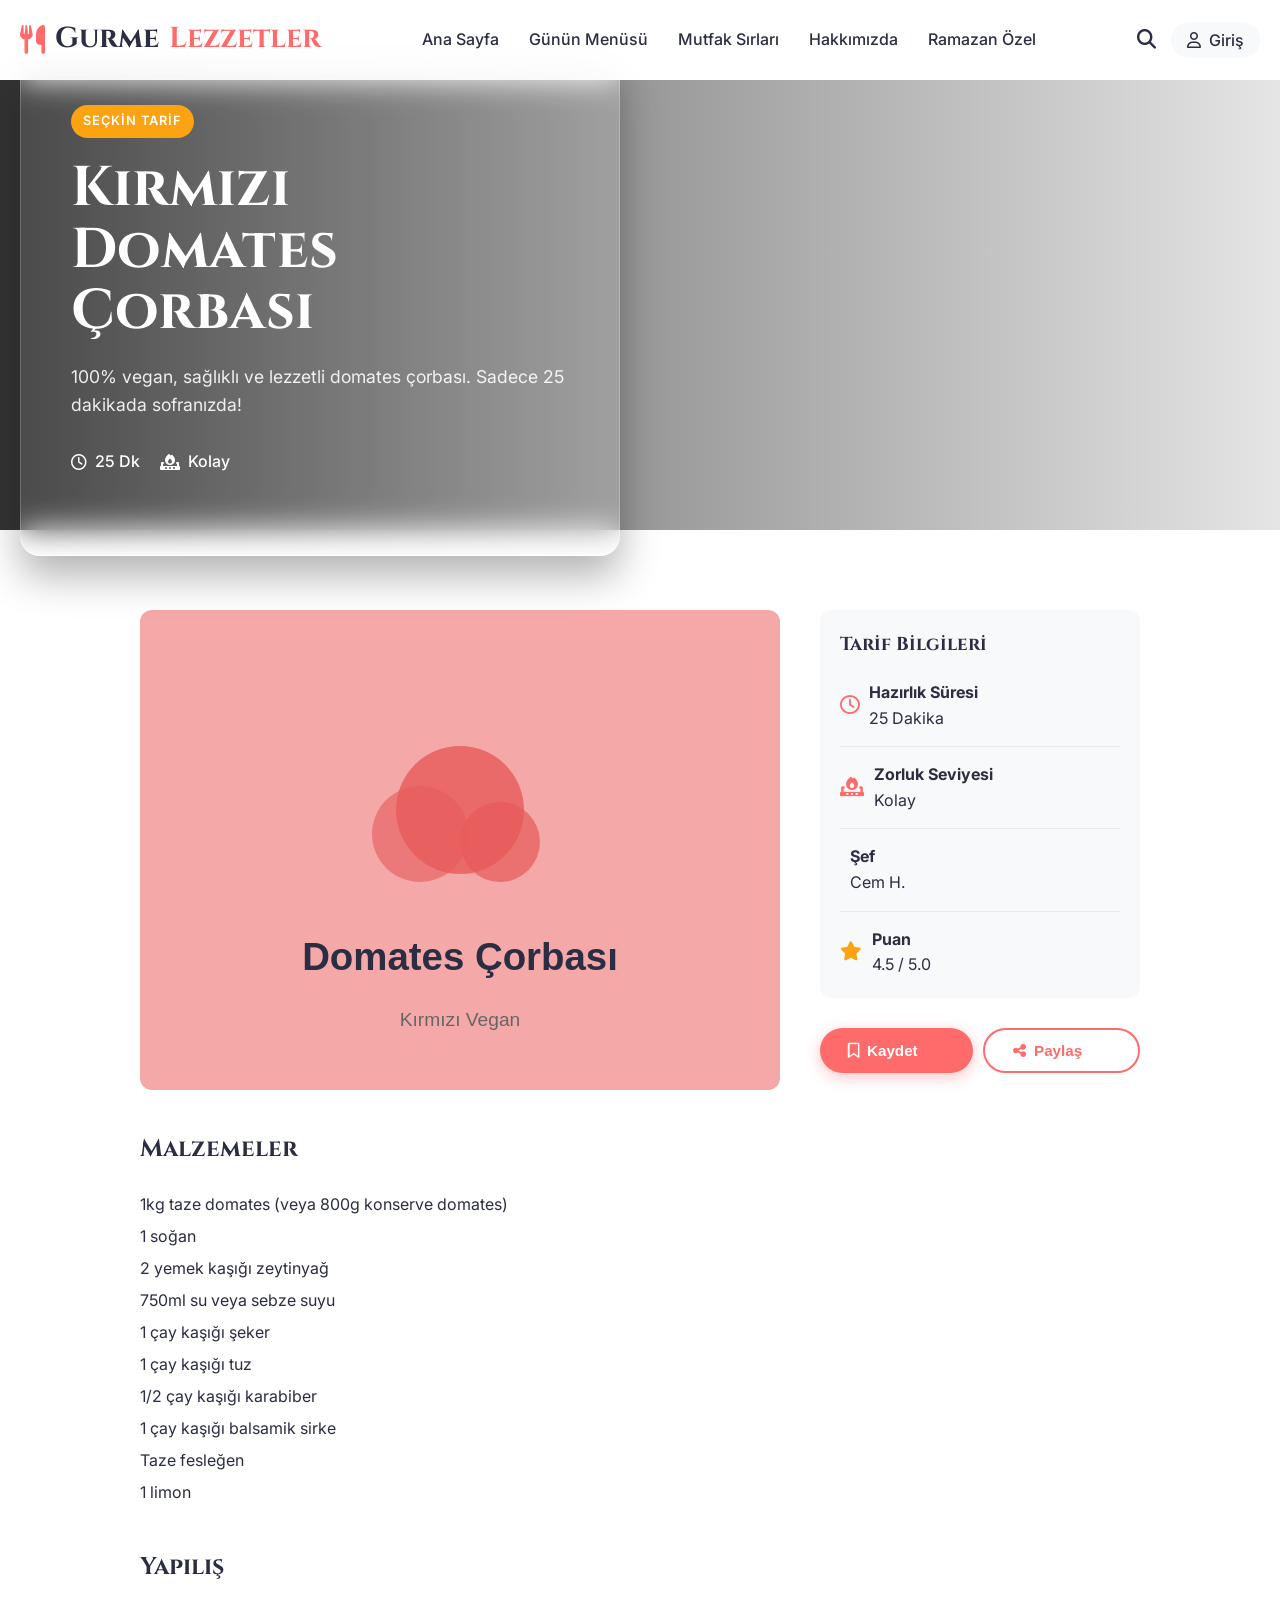
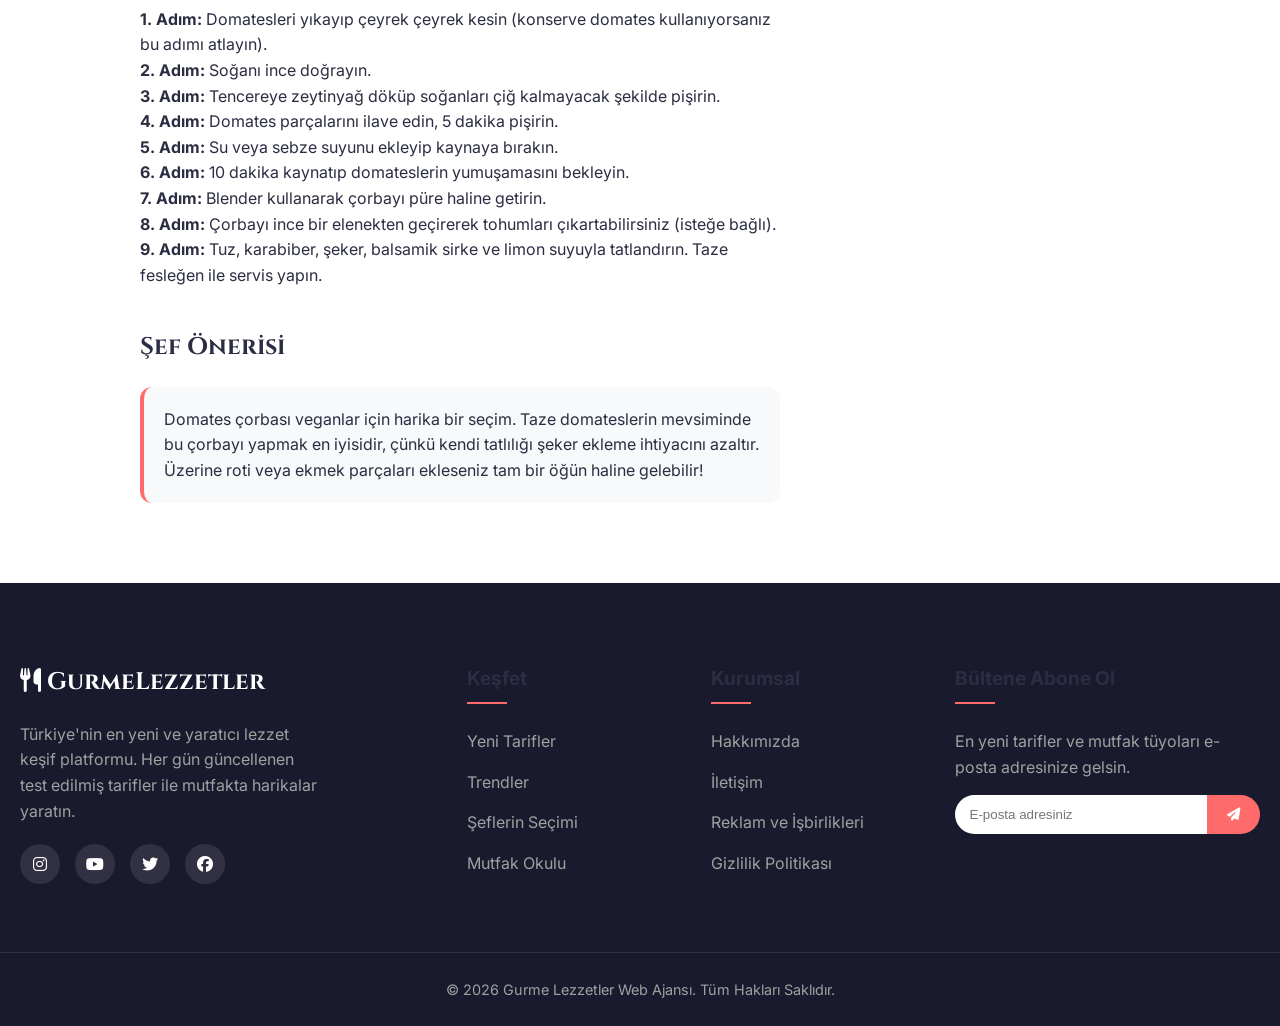
<file: corba-domates.html>
<!DOCTYPE html>
<html lang="tr">

<head>
    <meta charset="UTF-8">
    <meta name="viewport" content="width=device-width, initial-scale=1.0">
    <meta name="description" content="Kırmızı Domates Çorbası Tarifi: Vegan ve sağlıklı çorba.">
    <title>Kırmızı Domates Çorbası | Gurme Lezzetler</title>
    <link rel="stylesheet" href="css/style.css">
    <!-- Google Fonts -->
    <link rel="preconnect" href="https://fonts.googleapis.com">
    <link rel="preconnect" href="https://fonts.gstatic.com" crossorigin>
    <link
        href="https://fonts.googleapis.com/css2?family=Cinzel:wght@600;700&family=Inter:wght@300;400;500;600;700&display=swap"
        rel="stylesheet">
    <!-- FontAwesome icons -->
    <link rel="stylesheet" href="https://cdnjs.cloudflare.com/ajax/libs/font-awesome/6.4.0/css/all.min.css">
</head>

<body>

    <!-- Navigation -->
    <nav class="navbar">
        <div class="container nav-content">
            <a href="index.html" class="logo">
                <i class="fa-solid fa-utensils"></i> Gurme<span>Lezzetler</span>
            </a>
            <ul class="nav-links">
                <li><a href="index.html">Ana Sayfa</a></li>
                <li><a href="#">Günün Menüsü</a></li>
                <li><a href="#">Mutfak Sırları</a></li>
                <li><a href="hakkimizda.html">Hakkımızda</a></li>
                <li><a href="#">Ramazan Özel</a></li>
            </ul>
            <div class="nav-actions">
                <button class="icon-btn search-btn" aria-label="Ara"><i
                        class="fa-solid fa-magnifying-glass"></i></button>
                <button class="icon-btn login-btn" aria-label="Giriş Yap"><i class="fa-regular fa-user"></i>
                    Giriş</button>
                <button class="mobile-menu-btn" aria-label="Menü"><i class="fa-solid fa-bars"></i></button>
            </div>
        </div>
    </nav>

    <!-- Hero Header -->
    <header class="hero hero-small" style="height: 50vh; min-height: 350px;">
        <div class="hero-bg"
            style="background-image: url('https://images.unsplash.com/photo-1476718406336-bb5a9690ee2a?ixlib=rb-4.0.3&auto=format&fit=crop&w=1920&q=80');">
        </div>
        <div class="hero-overlay"></div>
        <div class="container hero-content">
            <div class="hero-glass-card">
                <span class="badge">Seçkin Tarif</span>
                <h1>Kırmızı Domates Çorbası</h1>
                <p>100% vegan, sağlıklı ve lezzetli domates çorbası. Sadece 25 dakikada sofranızda!</p>
                <div class="recipe-meta">
                    <span><i class="fa-regular fa-clock"></i> 25 Dk</span>
                    <span><i class="fa-solid fa-fire-burner"></i> Kolay</span>
                </div>
            </div>
        </div>
    </header>

    <!-- Recipe Content -->
    <section class="recipe-detail section-padding">
        <div class="container">
            <div style="display: grid; grid-template-columns: 2fr 1fr; gap: 40px; max-width: 1000px; margin: 0 auto;">

                <!-- Main Content -->
                <div>
                    <div style="margin-bottom: 40px;">
                        <img src="img/domates.svg" alt="Kırmızı Domates Çorbası"
                            style="width: 100%; border-radius: 12px;">
                    </div>

                    <h2 style="margin-bottom: 20px;">Malzemeler</h2>
                    <ul style="margin-bottom: 40px; line-height: 2;">
                        <li>1kg taze domates (veya 800g konserve domates)</li>
                        <li>1 soğan</li>
                        <li>2 yemek kaşığı zeytinyağ</li>
                        <li>750ml su veya sebze suyu</li>
                        <li>1 çay kaşığı şeker</li>
                        <li>1 çay kaşığı tuz</li>
                        <li>1/2 çay kaşığı karabiber</li>
                        <li>1 çay kaşığı balsamik sirke</li>
                        <li>Taze fesleğen</li>
                        <li>1 limon</li>
                    </ul>

                    <h2 style="margin-bottom: 20px;">Yapılış</h2>
                    <div style="margin-bottom: 40px;">
                        <p><strong>1. Adım:</strong> Domatesleri yıkayıp çeyrek çeyrek kesin (konserve domates
                            kullanıyorsanız bu adımı atlayın).</p>
                        <p><strong>2. Adım:</strong> Soğanı ince doğrayın.</p>
                        <p><strong>3. Adım:</strong> Tencereye zeytinyağ döküp soğanları çiğ kalmayacak şekilde pişirin.
                        </p>
                        <p><strong>4. Adım:</strong> Domates parçalarını ilave edin, 5 dakika pişirin.</p>
                        <p><strong>5. Adım:</strong> Su veya sebze suyunu ekleyip kaynaya bırakın.</p>
                        <p><strong>6. Adım:</strong> 10 dakika kaynatıp domateslerin yumuşamasını bekleyin.</p>
                        <p><strong>7. Adım:</strong> Blender kullanarak çorbayı püre haline getirin.</p>
                        <p><strong>8. Adım:</strong> Çorbayı ince bir elenekten geçirerek tohumları çıkartabilirsiniz
                            (isteğe bağlı).</p>
                        <p><strong>9. Adım:</strong> Tuz, karabiber, şeker, balsamik sirke ve limon suyuyla tatlandırın.
                            Taze fesleğen ile servis yapın.</p>
                    </div>

                    <h2 style="margin-bottom: 20px;">Şef Önerisi</h2>
                    <p style="background: #f8f9fa; padding: 20px; border-radius: 12px; border-left: 4px solid #ff6b6b;">
                        Domates çorbası veganlar için harika bir seçim. Taze domateslerin mevsiminde bu çorbayı yapmak
                        en iyisidir, çünkü kendi tatlılığı şeker ekleme ihtiyacını azaltır. Üzerine roti veya ekmek
                        parçaları ekleseniz tam bir öğün haline gelebilir!
                    </p>
                </div>

                <!-- Sidebar -->
                <div>
                    <div style="background: #f8f9fa; padding: 20px; border-radius: 12px; margin-bottom: 30px;">
                        <h3 style="margin-bottom: 20px;">Tarif Bilgileri</h3>

                        <div
                            style="display: flex; align-items: center; gap: 10px; margin-bottom: 15px; padding-bottom: 15px; border-bottom: 1px solid #e9ecef;">
                            <i class="fa-regular fa-clock" style="color: #ff6b6b; font-size: 1.2rem;"></i>
                            <div>
                                <strong>Hazırlık Süresi</strong>
                                <p>25 Dakika</p>
                            </div>
                        </div>

                        <div
                            style="display: flex; align-items: center; gap: 10px; margin-bottom: 15px; padding-bottom: 15px; border-bottom: 1px solid #e9ecef;">
                            <i class="fa-solid fa-fire-burner" style="color: #ff6b6b; font-size: 1.2rem;"></i>
                            <div>
                                <strong>Zorluk Seviyesi</strong>
                                <p>Kolay</p>
                            </div>
                        </div>

                        <div
                            style="display: flex; align-items: center; gap: 10px; margin-bottom: 15px; padding-bottom: 15px; border-bottom: 1px solid #e9ecef;">
                            <i class="fa-solid fa-user-chef" style="color: #ff6b6b; font-size: 1.2rem;"></i>
                            <div>
                                <strong>Şef</strong>
                                <p>Cem H.</p>
                            </div>
                        </div>

                        <div style="display: flex; align-items: center; gap: 10px;">
                            <i class="fa-solid fa-star" style="color: #fca311; font-size: 1.2rem;"></i>
                            <div>
                                <strong>Puan</strong>
                                <p>4.5 / 5.0</p>
                            </div>
                        </div>
                    </div>

                    <div style="display: flex; gap: 10px;">
                        <button class="btn btn-primary" style="flex: 1;"><i class="fa-regular fa-bookmark"></i>
                            Kaydet</button>
                        <button class="btn btn-outline" style="flex: 1;"><i class="fa-solid fa-share-nodes"></i>
                            Paylaş</button>
                    </div>
                </div>

            </div>
        </div>
    </section>

    <!-- Footer -->
    <footer class="footer">
        <div class="container footer-grid">
            <div class="footer-brand">
                <h2><i class="fa-solid fa-utensils"></i> Gurme<span>Lezzetler</span></h2>
                <p>Türkiye'nin en yeni ve yaratıcı lezzet keşif platformu. Her gün güncellenen test edilmiş tarifler ile
                    mutfakta harikalar yaratın.</p>
                <div class="social-links">
                    <a href="#"><i class="fa-brands fa-instagram"></i></a>
                    <a href="#"><i class="fa-brands fa-youtube"></i></a>
                    <a href="#"><i class="fa-brands fa-twitter"></i></a>
                    <a href="#"><i class="fa-brands fa-facebook"></i></a>
                </div>
            </div>
            <div class="footer-links">
                <h3>Keşfet</h3>
                <ul>
                    <li><a href="#">Yeni Tarifler</a></li>
                    <li><a href="#">Trendler</a></li>
                    <li><a href="#">Şeflerin Seçimi</a></li>
                    <li><a href="#">Mutfak Okulu</a></li>
                </ul>
            </div>
            <div class="footer-links">
                <h3>Kurumsal</h3>
                <ul>
                    <li><a href="hakkimizda.html">Hakkımızda</a></li>
                    <li><a href="#">İletişim</a></li>
                    <li><a href="#">Reklam ve İşbirlikleri</a></li>
                    <li><a href="#">Gizlilik Politikası</a></li>
                </ul>
            </div>
            <div class="footer-newsletter">
                <h3>Bültene Abone Ol</h3>
                <p>En yeni tarifler ve mutfak tüyoları e-posta adresinize gelsin.</p>
                <form class="newsletter-form">
                    <input type="email" placeholder="E-posta adresiniz" required>
                    <button type="submit"><i class="fa-solid fa-paper-plane"></i></button>
                </form>
            </div>
        </div>
        <div class="footer-bottom container">
            <p>&copy; 2026 Gurme Lezzetler Web Ajansı. Tüm Hakları Saklıdır.</p>
        </div>
    </footer>

    <script src="js/main.js"></script>
</body>

</html>
</file>
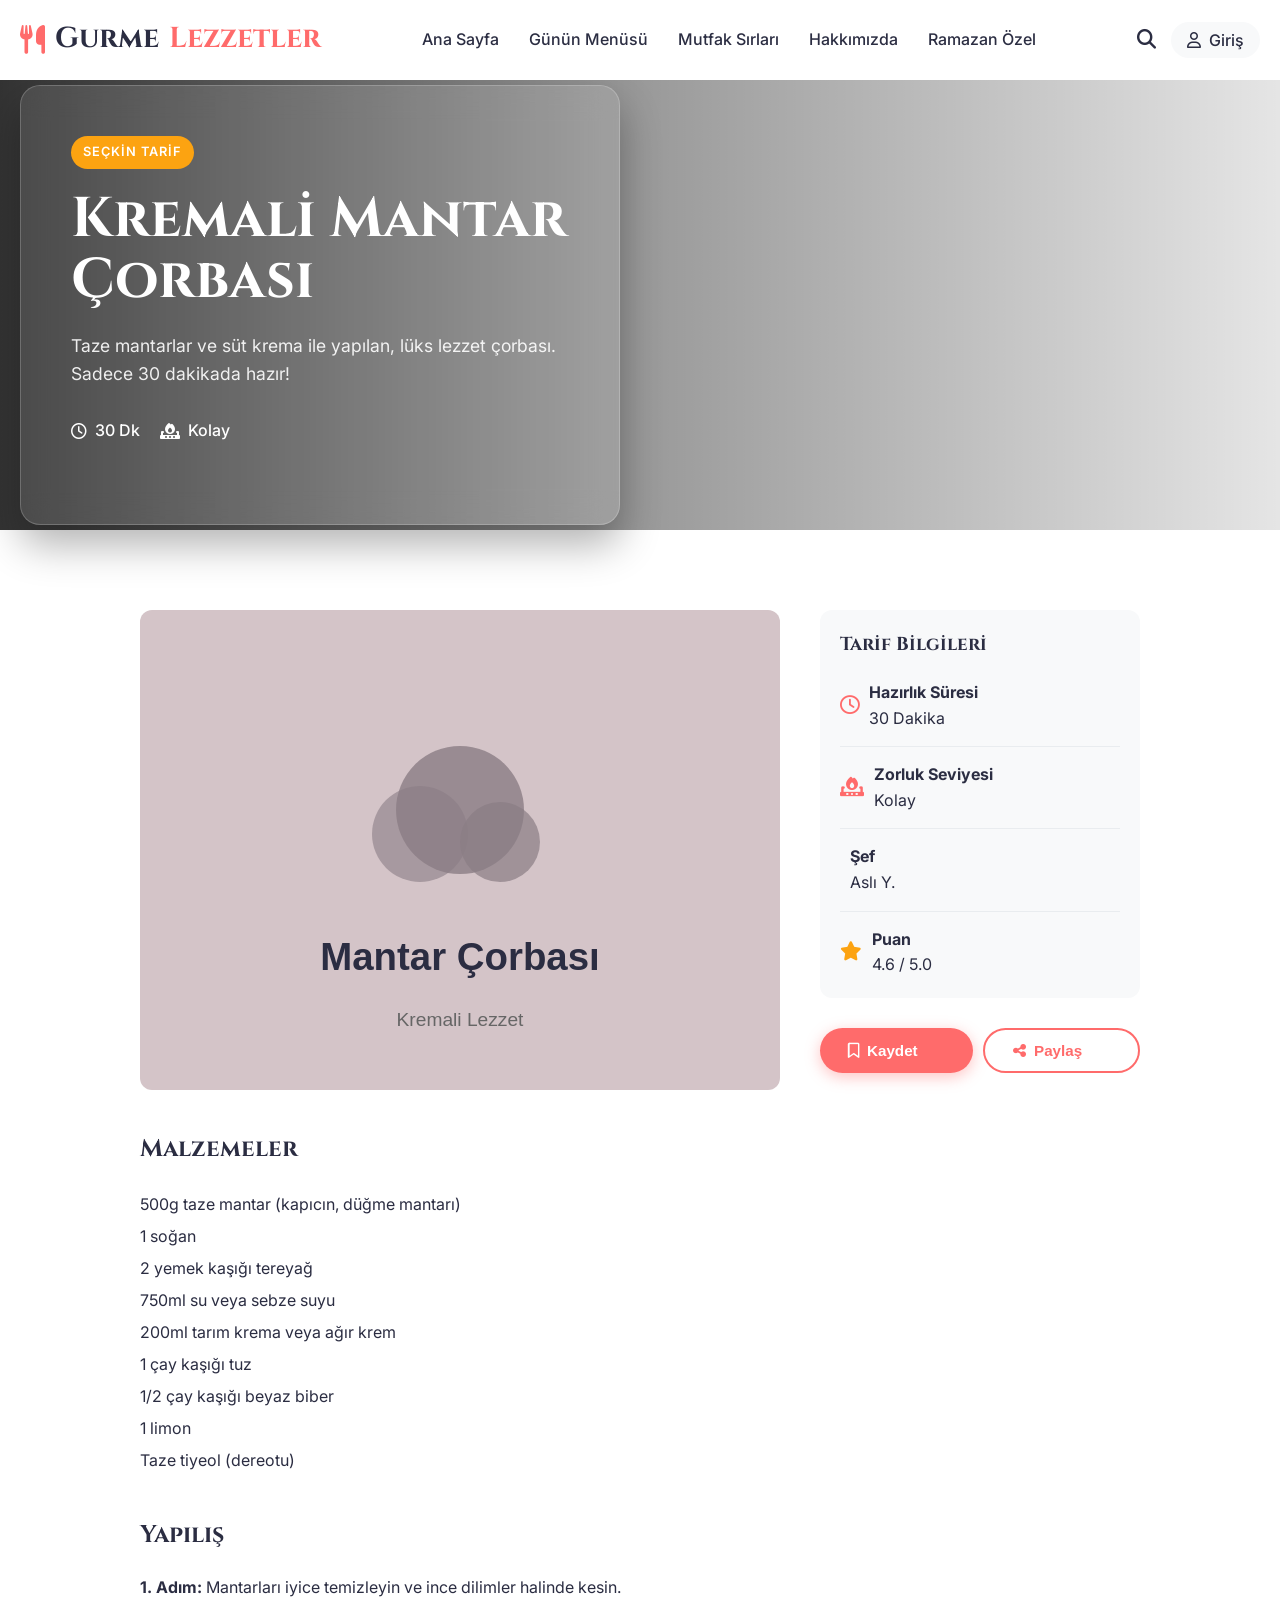
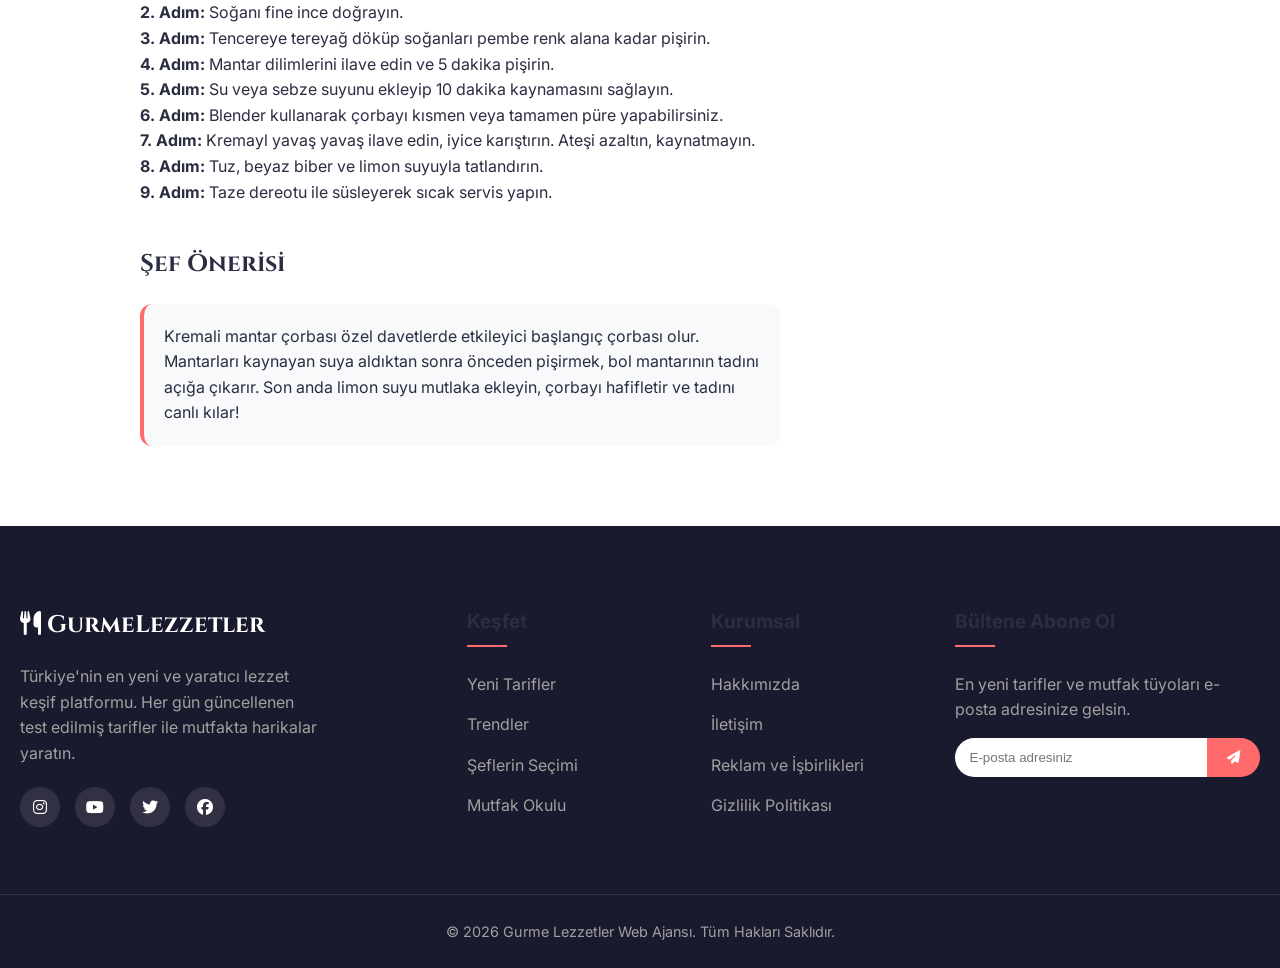
<file: corba-mantar.html>
<!DOCTYPE html>
<html lang="tr">

<head>
    <meta charset="UTF-8">
    <meta name="viewport" content="width=device-width, initial-scale=1.0">
    <meta name="description" content="Kremali Mantar Çorbası Tarifi: Lüks tat, kolay hazırlanan çorba.">
    <title>Kremali Mantar Çorbası | Gurme Lezzetler</title>
    <link rel="stylesheet" href="css/style.css">
    <!-- Google Fonts -->
    <link rel="preconnect" href="https://fonts.googleapis.com">
    <link rel="preconnect" href="https://fonts.gstatic.com" crossorigin>
    <link
        href="https://fonts.googleapis.com/css2?family=Cinzel:wght@600;700&family=Inter:wght@300;400;500;600;700&display=swap"
        rel="stylesheet">
    <!-- FontAwesome icons -->
    <link rel="stylesheet" href="https://cdnjs.cloudflare.com/ajax/libs/font-awesome/6.4.0/css/all.min.css">
</head>

<body>

    <!-- Navigation -->
    <nav class="navbar">
        <div class="container nav-content">
            <a href="index.html" class="logo">
                <i class="fa-solid fa-utensils"></i> Gurme<span>Lezzetler</span>
            </a>
            <ul class="nav-links">
                <li><a href="index.html">Ana Sayfa</a></li>
                <li><a href="#">Günün Menüsü</a></li>
                <li><a href="#">Mutfak Sırları</a></li>
                <li><a href="hakkimizda.html">Hakkımızda</a></li>
                <li><a href="#">Ramazan Özel</a></li>
            </ul>
            <div class="nav-actions">
                <button class="icon-btn search-btn" aria-label="Ara"><i
                        class="fa-solid fa-magnifying-glass"></i></button>
                <button class="icon-btn login-btn" aria-label="Giriş Yap"><i class="fa-regular fa-user"></i>
                    Giriş</button>
                <button class="mobile-menu-btn" aria-label="Menü"><i class="fa-solid fa-bars"></i></button>
            </div>
        </div>
    </nav>

    <!-- Hero Header -->
    <header class="hero hero-small" style="height: 50vh; min-height: 350px;">
        <div class="hero-bg"
            style="background-image: url('https://images.unsplash.com/photo-1547592166-23ac45744acd?ixlib=rb-4.0.3&auto=format&fit=crop&w=1920&q=80');">
        </div>
        <div class="hero-overlay"></div>
        <div class="container hero-content">
            <div class="hero-glass-card">
                <span class="badge">Seçkin Tarif</span>
                <h1>Kremali Mantar Çorbası</h1>
                <p>Taze mantarlar ve süt krema ile yapılan, lüks lezzet çorbası. Sadece 30 dakikada hazır!</p>
                <div class="recipe-meta">
                    <span><i class="fa-regular fa-clock"></i> 30 Dk</span>
                    <span><i class="fa-solid fa-fire-burner"></i> Kolay</span>
                </div>
            </div>
        </div>
    </header>

    <!-- Recipe Content -->
    <section class="recipe-detail section-padding">
        <div class="container">
            <div style="display: grid; grid-template-columns: 2fr 1fr; gap: 40px; max-width: 1000px; margin: 0 auto;">

                <!-- Main Content -->
                <div>
                    <div style="margin-bottom: 40px;">
                        <img src="img/mantar.svg" alt="Kremali Mantar Çorbası"
                            style="width: 100%; border-radius: 12px;">
                    </div>

                    <h2 style="margin-bottom: 20px;">Malzemeler</h2>
                    <ul style="margin-bottom: 40px; line-height: 2;">
                        <li>500g taze mantar (kapıcın, düğme mantarı)</li>
                        <li>1 soğan</li>
                        <li>2 yemek kaşığı tereyağ</li>
                        <li>750ml su veya sebze suyu</li>
                        <li>200ml tarım krema veya ağır krem</li>
                        <li>1 çay kaşığı tuz</li>
                        <li>1/2 çay kaşığı beyaz biber</li>
                        <li>1 limon</li>
                        <li>Taze tiyeol (dereotu)</li>
                    </ul>

                    <h2 style="margin-bottom: 20px;">Yapılış</h2>
                    <div style="margin-bottom: 40px;">
                        <p><strong>1. Adım:</strong> Mantarları iyice temizleyin ve ince dilimler halinde kesin.</p>
                        <p><strong>2. Adım:</strong> Soğanı fine ince doğrayın.</p>
                        <p><strong>3. Adım:</strong> Tencereye tereyağ döküp soğanları pembe renk alana kadar pişirin.
                        </p>
                        <p><strong>4. Adım:</strong> Mantar dilimlerini ilave edin ve 5 dakika pişirin.</p>
                        <p><strong>5. Adım:</strong> Su veya sebze suyunu ekleyip 10 dakika kaynamasını sağlayın.</p>
                        <p><strong>6. Adım:</strong> Blender kullanarak çorbayı kısmen veya tamamen püre yapabilirsiniz.
                        </p>
                        <p><strong>7. Adım:</strong> Kremayl yavaş yavaş ilave edin, iyice karıştırın. Ateşi azaltın,
                            kaynatmayın.</p>
                        <p><strong>8. Adım:</strong> Tuz, beyaz biber ve limon suyuyla tatlandırın.</p>
                        <p><strong>9. Adım:</strong> Taze dereotu ile süsleyerek sıcak servis yapın.</p>
                    </div>

                    <h2 style="margin-bottom: 20px;">Şef Önerisi</h2>
                    <p style="background: #f8f9fa; padding: 20px; border-radius: 12px; border-left: 4px solid #ff6b6b;">
                        Kremali mantar çorbası özel davetlerde etkileyici başlangıç çorbası olur. Mantarları kaynayan
                        suya aldıktan sonra önceden pişirmek, bol mantarının tadını açığa çıkarır. Son anda limon suyu
                        mutlaka ekleyin, çorbayı hafifletir ve tadını canlı kılar!
                    </p>
                </div>

                <!-- Sidebar -->
                <div>
                    <div style="background: #f8f9fa; padding: 20px; border-radius: 12px; margin-bottom: 30px;">
                        <h3 style="margin-bottom: 20px;">Tarif Bilgileri</h3>

                        <div
                            style="display: flex; align-items: center; gap: 10px; margin-bottom: 15px; padding-bottom: 15px; border-bottom: 1px solid #e9ecef;">
                            <i class="fa-regular fa-clock" style="color: #ff6b6b; font-size: 1.2rem;"></i>
                            <div>
                                <strong>Hazırlık Süresi</strong>
                                <p>30 Dakika</p>
                            </div>
                        </div>

                        <div
                            style="display: flex; align-items: center; gap: 10px; margin-bottom: 15px; padding-bottom: 15px; border-bottom: 1px solid #e9ecef;">
                            <i class="fa-solid fa-fire-burner" style="color: #ff6b6b; font-size: 1.2rem;"></i>
                            <div>
                                <strong>Zorluk Seviyesi</strong>
                                <p>Kolay</p>
                            </div>
                        </div>

                        <div
                            style="display: flex; align-items: center; gap: 10px; margin-bottom: 15px; padding-bottom: 15px; border-bottom: 1px solid #e9ecef;">
                            <i class="fa-solid fa-user-chef" style="color: #ff6b6b; font-size: 1.2rem;"></i>
                            <div>
                                <strong>Şef</strong>
                                <p>Aslı Y.</p>
                            </div>
                        </div>

                        <div style="display: flex; align-items: center; gap: 10px;">
                            <i class="fa-solid fa-star" style="color: #fca311; font-size: 1.2rem;"></i>
                            <div>
                                <strong>Puan</strong>
                                <p>4.6 / 5.0</p>
                            </div>
                        </div>
                    </div>

                    <div style="display: flex; gap: 10px;">
                        <button class="btn btn-primary" style="flex: 1;"><i class="fa-regular fa-bookmark"></i>
                            Kaydet</button>
                        <button class="btn btn-outline" style="flex: 1;"><i class="fa-solid fa-share-nodes"></i>
                            Paylaş</button>
                    </div>
                </div>

            </div>
        </div>
    </section>

    <!-- Footer -->
    <footer class="footer">
        <div class="container footer-grid">
            <div class="footer-brand">
                <h2><i class="fa-solid fa-utensils"></i> Gurme<span>Lezzetler</span></h2>
                <p>Türkiye'nin en yeni ve yaratıcı lezzet keşif platformu. Her gün güncellenen test edilmiş tarifler ile
                    mutfakta harikalar yaratın.</p>
                <div class="social-links">
                    <a href="#"><i class="fa-brands fa-instagram"></i></a>
                    <a href="#"><i class="fa-brands fa-youtube"></i></a>
                    <a href="#"><i class="fa-brands fa-twitter"></i></a>
                    <a href="#"><i class="fa-brands fa-facebook"></i></a>
                </div>
            </div>
            <div class="footer-links">
                <h3>Keşfet</h3>
                <ul>
                    <li><a href="#">Yeni Tarifler</a></li>
                    <li><a href="#">Trendler</a></li>
                    <li><a href="#">Şeflerin Seçimi</a></li>
                    <li><a href="#">Mutfak Okulu</a></li>
                </ul>
            </div>
            <div class="footer-links">
                <h3>Kurumsal</h3>
                <ul>
                    <li><a href="hakkimizda.html">Hakkımızda</a></li>
                    <li><a href="#">İletişim</a></li>
                    <li><a href="#">Reklam ve İşbirlikleri</a></li>
                    <li><a href="#">Gizlilik Politikası</a></li>
                </ul>
            </div>
            <div class="footer-newsletter">
                <h3>Bültene Abone Ol</h3>
                <p>En yeni tarifler ve mutfak tüyoları e-posta adresinize gelsin.</p>
                <form class="newsletter-form">
                    <input type="email" placeholder="E-posta adresiniz" required>
                    <button type="submit"><i class="fa-solid fa-paper-plane"></i></button>
                </form>
            </div>
        </div>
        <div class="footer-bottom container">
            <p>&copy; 2026 Gurme Lezzetler Web Ajansı. Tüm Hakları Saklıdır.</p>
        </div>
    </footer>

    <script src="js/main.js"></script>
</body>

</html>
</file>
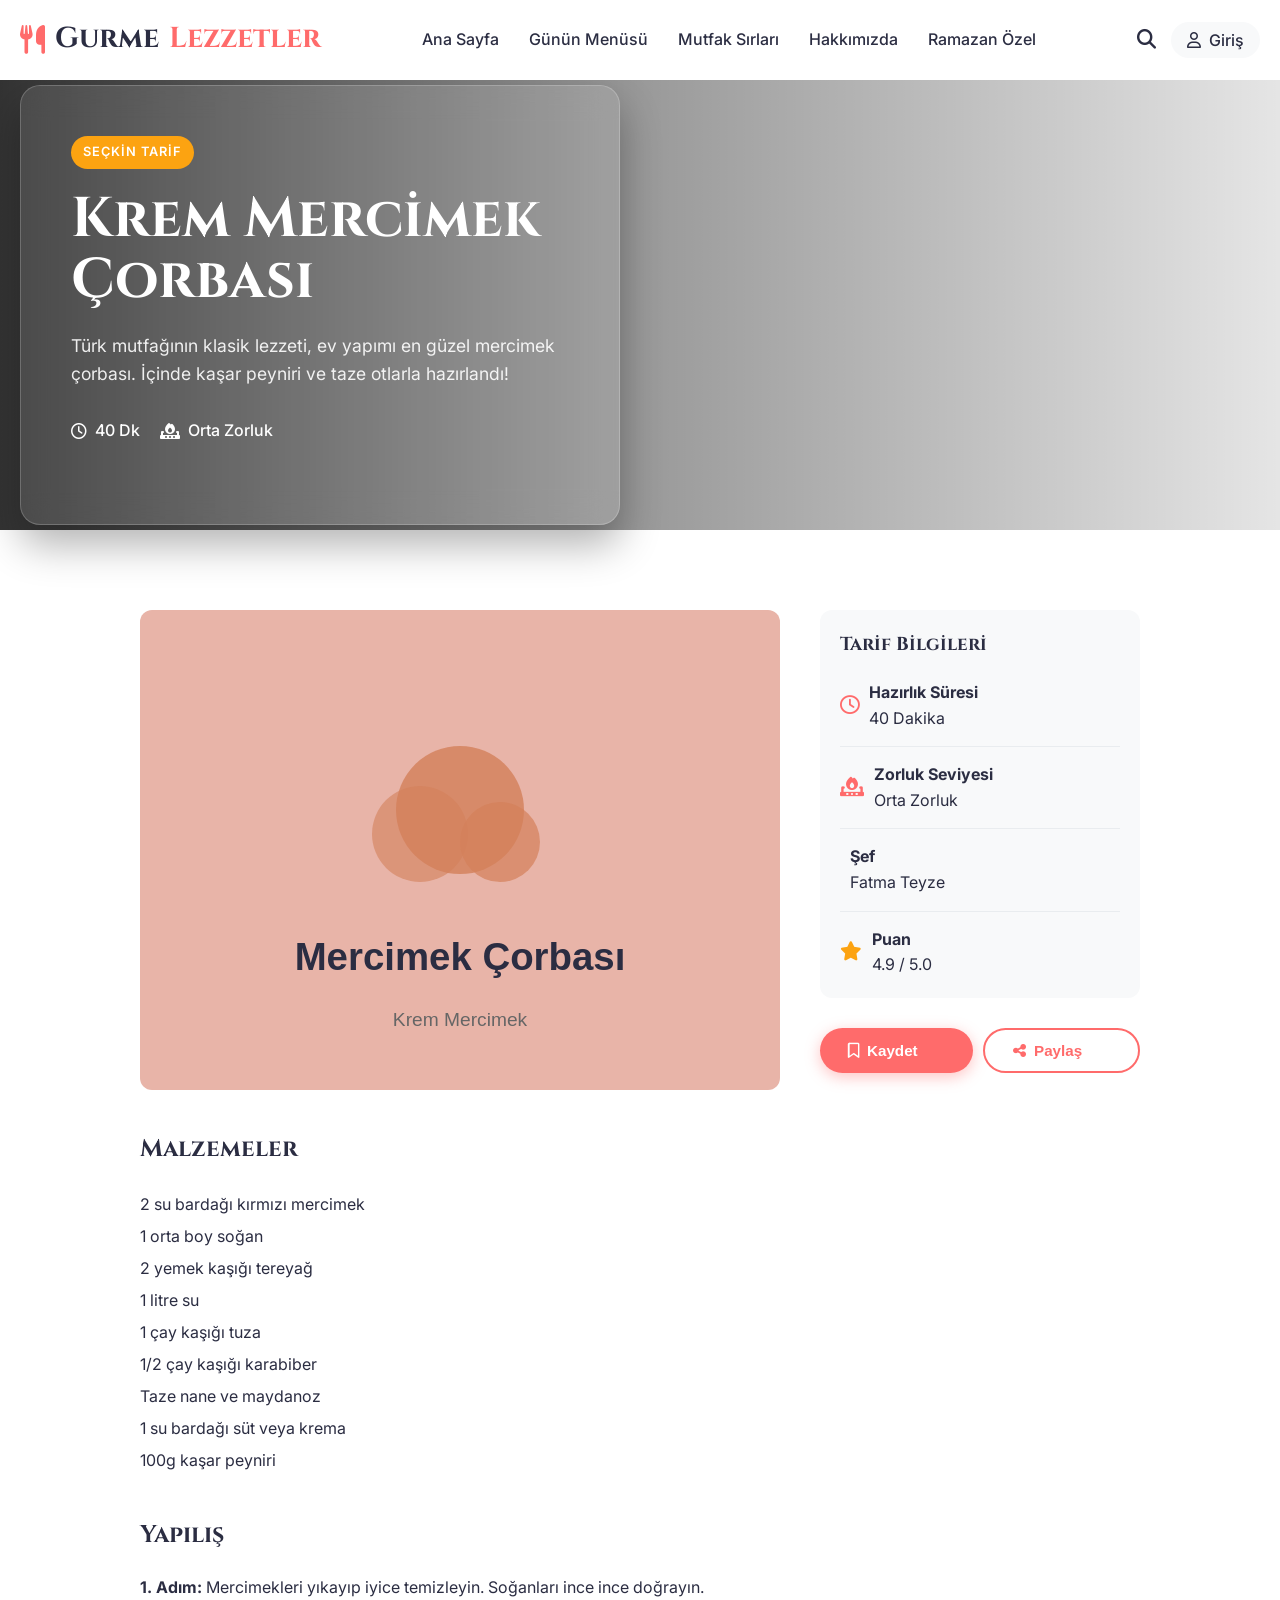
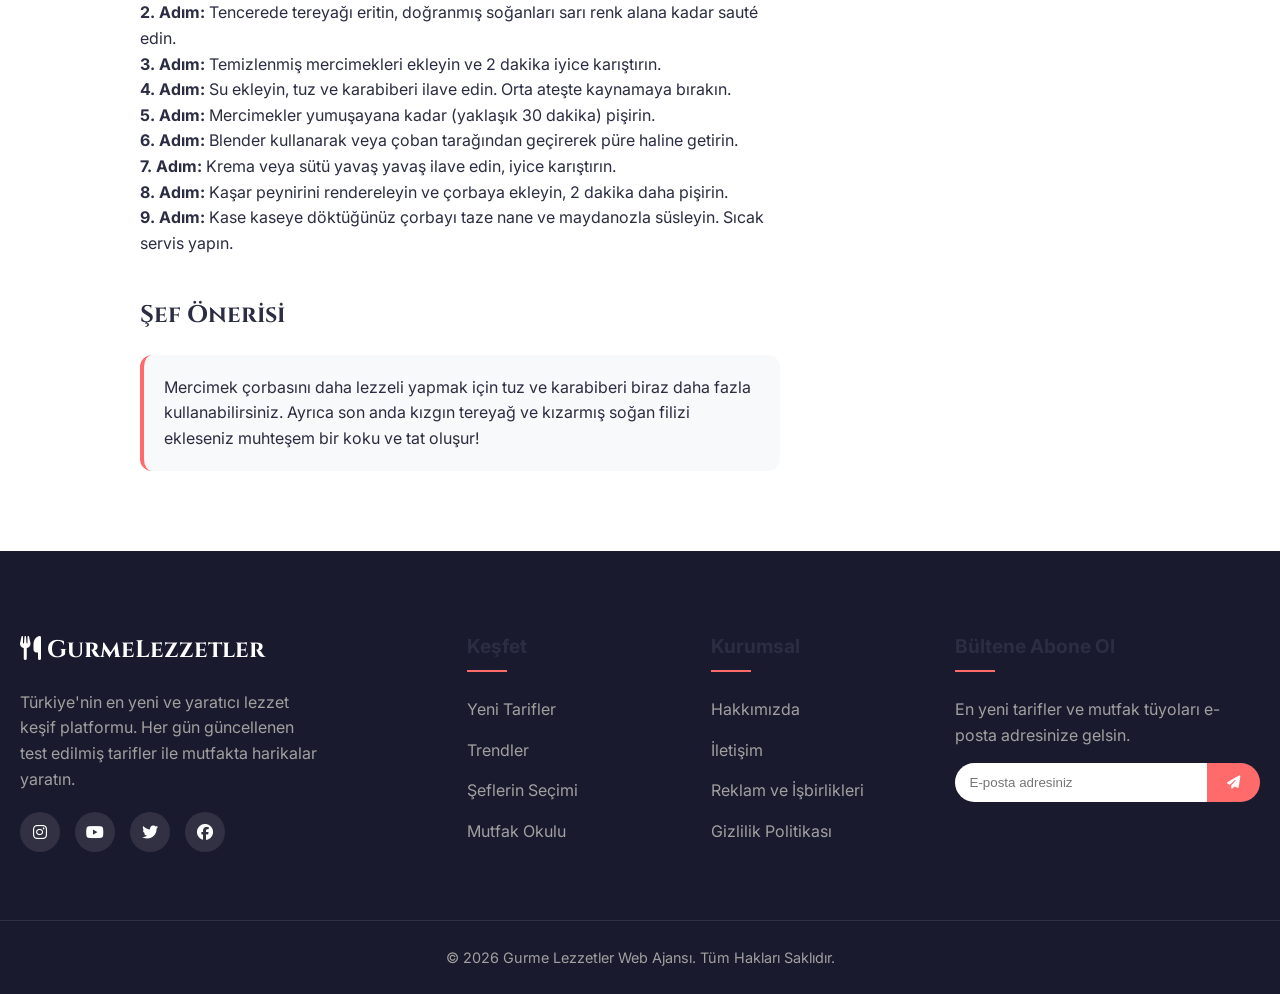
<file: corba-mercimek.html>
<!DOCTYPE html>
<html lang="tr">

<head>
    <meta charset="UTF-8">
    <meta name="viewport" content="width=device-width, initial-scale=1.0">
    <meta name="description"
        content="Krem Mercimek Çorbası Tarifi: Türk mutfağının klasik lezzeti, ev yapımı mercimek çorbası.">
    <title>Krem Mercimek Çorbası | Gurme Lezzetler</title>
    <link rel="stylesheet" href="css/style.css">
    <!-- Google Fonts -->
    <link rel="preconnect" href="https://fonts.googleapis.com">
    <link rel="preconnect" href="https://fonts.gstatic.com" crossorigin>
    <link
        href="https://fonts.googleapis.com/css2?family=Cinzel:wght@600;700&family=Inter:wght@300;400;500;600;700&display=swap"
        rel="stylesheet">
    <!-- FontAwesome icons -->
    <link rel="stylesheet" href="https://cdnjs.cloudflare.com/ajax/libs/font-awesome/6.4.0/css/all.min.css">
</head>

<body>

    <!-- Navigation -->
    <nav class="navbar">
        <div class="container nav-content">
            <a href="index.html" class="logo">
                <i class="fa-solid fa-utensils"></i> Gurme<span>Lezzetler</span>
            </a>
            <ul class="nav-links">
                <li><a href="index.html">Ana Sayfa</a></li>
                <li><a href="#">Günün Menüsü</a></li>
                <li><a href="#">Mutfak Sırları</a></li>
                <li><a href="hakkimizda.html">Hakkımızda</a></li>
                <li><a href="#">Ramazan Özel</a></li>
            </ul>
            <div class="nav-actions">
                <button class="icon-btn search-btn" aria-label="Ara"><i
                        class="fa-solid fa-magnifying-glass"></i></button>
                <button class="icon-btn login-btn" aria-label="Giriş Yap"><i class="fa-regular fa-user"></i>
                    Giriş</button>
                <button class="mobile-menu-btn" aria-label="Menü"><i class="fa-solid fa-bars"></i></button>
            </div>
        </div>
    </nav>

    <!-- Hero Header -->
    <header class="hero hero-small" style="height: 50vh; min-height: 350px;">
        <div class="hero-bg"
            style="background-image: url('https://images.unsplash.com/photo-1547592166-23ac45744acd?ixlib=rb-4.0.3&auto=format&fit=crop&w=1920&q=80');">
        </div>
        <div class="hero-overlay"></div>
        <div class="container hero-content">
            <div class="hero-glass-card">
                <span class="badge">Seçkin Tarif</span>
                <h1>Krem Mercimek Çorbası</h1>
                <p>Türk mutfağının klasik lezzeti, ev yapımı en güzel mercimek çorbası. İçinde kaşar peyniri ve taze
                    otlarla hazırlandı!</p>
                <div class="recipe-meta">
                    <span><i class="fa-regular fa-clock"></i> 40 Dk</span>
                    <span><i class="fa-solid fa-fire-burner"></i> Orta Zorluk</span>
                </div>
            </div>
        </div>
    </header>

    <!-- Recipe Content -->
    <section class="recipe-detail section-padding">
        <div class="container">
            <div style="display: grid; grid-template-columns: 2fr 1fr; gap: 40px; max-width: 1000px; margin: 0 auto;">

                <!-- Main Content -->
                <div>
                    <div style="margin-bottom: 40px;">
                        <img src="img/mercimek.svg" alt="Krem Mercimek Çorbası"
                            style="width: 100%; border-radius: 12px;">
                    </div>

                    <h2 style="margin-bottom: 20px;">Malzemeler</h2>
                    <ul style="margin-bottom: 40px; line-height: 2;">
                        <li>2 su bardağı kırmızı mercimek</li>
                        <li>1 orta boy soğan</li>
                        <li>2 yemek kaşığı tereyağ</li>
                        <li>1 litre su</li>
                        <li>1 çay kaşığı tuza</li>
                        <li>1/2 çay kaşığı karabiber</li>
                        <li>Taze nane ve maydanoz</li>
                        <li>1 su bardağı süt veya krema</li>
                        <li>100g kaşar peyniri</li>
                    </ul>

                    <h2 style="margin-bottom: 20px;">Yapılış</h2>
                    <div style="margin-bottom: 40px;">
                        <p><strong>1. Adım:</strong> Mercimekleri yıkayıp iyice temizleyin. Soğanları ince ince
                            doğrayın.</p>
                        <p><strong>2. Adım:</strong> Tencerede tereyağı eritin, doğranmış soğanları sarı renk alana
                            kadar sauté edin.</p>
                        <p><strong>3. Adım:</strong> Temizlenmiş mercimekleri ekleyin ve 2 dakika iyice karıştırın.</p>
                        <p><strong>4. Adım:</strong> Su ekleyin, tuz ve karabiberi ilave edin. Orta ateşte kaynamaya
                            bırakın.</p>
                        <p><strong>5. Adım:</strong> Mercimekler yumuşayana kadar (yaklaşık 30 dakika) pişirin.</p>
                        <p><strong>6. Adım:</strong> Blender kullanarak veya çoban tarağından geçirerek püre haline
                            getirin.</p>
                        <p><strong>7. Adım:</strong> Krema veya sütü yavaş yavaş ilave edin, iyice karıştırın.</p>
                        <p><strong>8. Adım:</strong> Kaşar peynirini rendereleyin ve çorbaya ekleyin, 2 dakika daha
                            pişirin.</p>
                        <p><strong>9. Adım:</strong> Kase kaseye döktüğünüz çorbayı taze nane ve maydanozla süsleyin.
                            Sıcak servis yapın.</p>
                    </div>

                    <h2 style="margin-bottom: 20px;">Şef Önerisi</h2>
                    <p style="background: #f8f9fa; padding: 20px; border-radius: 12px; border-left: 4px solid #ff6b6b;">
                        Mercimek çorbasını daha lezzeli yapmak için tuz ve karabiberi biraz daha fazla
                        kullanabilirsiniz. Ayrıca son anda kızgın tereyağ ve kızarmış soğan filizi ekleseniz muhteşem
                        bir koku ve tat oluşur!
                    </p>
                </div>

                <!-- Sidebar -->
                <div>
                    <div style="background: #f8f9fa; padding: 20px; border-radius: 12px; margin-bottom: 30px;">
                        <h3 style="margin-bottom: 20px;">Tarif Bilgileri</h3>

                        <div
                            style="display: flex; align-items: center; gap: 10px; margin-bottom: 15px; padding-bottom: 15px; border-bottom: 1px solid #e9ecef;">
                            <i class="fa-regular fa-clock" style="color: #ff6b6b; font-size: 1.2rem;"></i>
                            <div>
                                <strong>Hazırlık Süresi</strong>
                                <p>40 Dakika</p>
                            </div>
                        </div>

                        <div
                            style="display: flex; align-items: center; gap: 10px; margin-bottom: 15px; padding-bottom: 15px; border-bottom: 1px solid #e9ecef;">
                            <i class="fa-solid fa-fire-burner" style="color: #ff6b6b; font-size: 1.2rem;"></i>
                            <div>
                                <strong>Zorluk Seviyesi</strong>
                                <p>Orta Zorluk</p>
                            </div>
                        </div>

                        <div
                            style="display: flex; align-items: center; gap: 10px; margin-bottom: 15px; padding-bottom: 15px; border-bottom: 1px solid #e9ecef;">
                            <i class="fa-solid fa-user-chef" style="color: #ff6b6b; font-size: 1.2rem;"></i>
                            <div>
                                <strong>Şef</strong>
                                <p>Fatma Teyze</p>
                            </div>
                        </div>

                        <div style="display: flex; align-items: center; gap: 10px;">
                            <i class="fa-solid fa-star" style="color: #fca311; font-size: 1.2rem;"></i>
                            <div>
                                <strong>Puan</strong>
                                <p>4.9 / 5.0</p>
                            </div>
                        </div>
                    </div>

                    <div style="display: flex; gap: 10px;">
                        <button class="btn btn-primary" style="flex: 1;"><i class="fa-regular fa-bookmark"></i>
                            Kaydet</button>
                        <button class="btn btn-outline" style="flex: 1;"><i class="fa-solid fa-share-nodes"></i>
                            Paylaş</button>
                    </div>
                </div>

            </div>
        </div>
    </section>

    <!-- Footer -->
    <footer class="footer">
        <div class="container footer-grid">
            <div class="footer-brand">
                <h2><i class="fa-solid fa-utensils"></i> Gurme<span>Lezzetler</span></h2>
                <p>Türkiye'nin en yeni ve yaratıcı lezzet keşif platformu. Her gün güncellenen test edilmiş tarifler ile
                    mutfakta harikalar yaratın.</p>
                <div class="social-links">
                    <a href="#"><i class="fa-brands fa-instagram"></i></a>
                    <a href="#"><i class="fa-brands fa-youtube"></i></a>
                    <a href="#"><i class="fa-brands fa-twitter"></i></a>
                    <a href="#"><i class="fa-brands fa-facebook"></i></a>
                </div>
            </div>
            <div class="footer-links">
                <h3>Keşfet</h3>
                <ul>
                    <li><a href="#">Yeni Tarifler</a></li>
                    <li><a href="#">Trendler</a></li>
                    <li><a href="#">Şeflerin Seçimi</a></li>
                    <li><a href="#">Mutfak Okulu</a></li>
                </ul>
            </div>
            <div class="footer-links">
                <h3>Kurumsal</h3>
                <ul>
                    <li><a href="hakkimizda.html">Hakkımızda</a></li>
                    <li><a href="#">İletişim</a></li>
                    <li><a href="#">Reklam ve İşbirlikleri</a></li>
                    <li><a href="#">Gizlilik Politikası</a></li>
                </ul>
            </div>
            <div class="footer-newsletter">
                <h3>Bültene Abone Ol</h3>
                <p>En yeni tarifler ve mutfak tüyoları e-posta adresinize gelsin.</p>
                <form class="newsletter-form">
                    <input type="email" placeholder="E-posta adresiniz" required>
                    <button type="submit"><i class="fa-solid fa-paper-plane"></i></button>
                </form>
            </div>
        </div>
        <div class="footer-bottom container">
            <p>&copy; 2026 Gurme Lezzetler Web Ajansı. Tüm Hakları Saklıdır.</p>
        </div>
    </footer>

    <script src="js/main.js"></script>
</body>

</html>
</file>
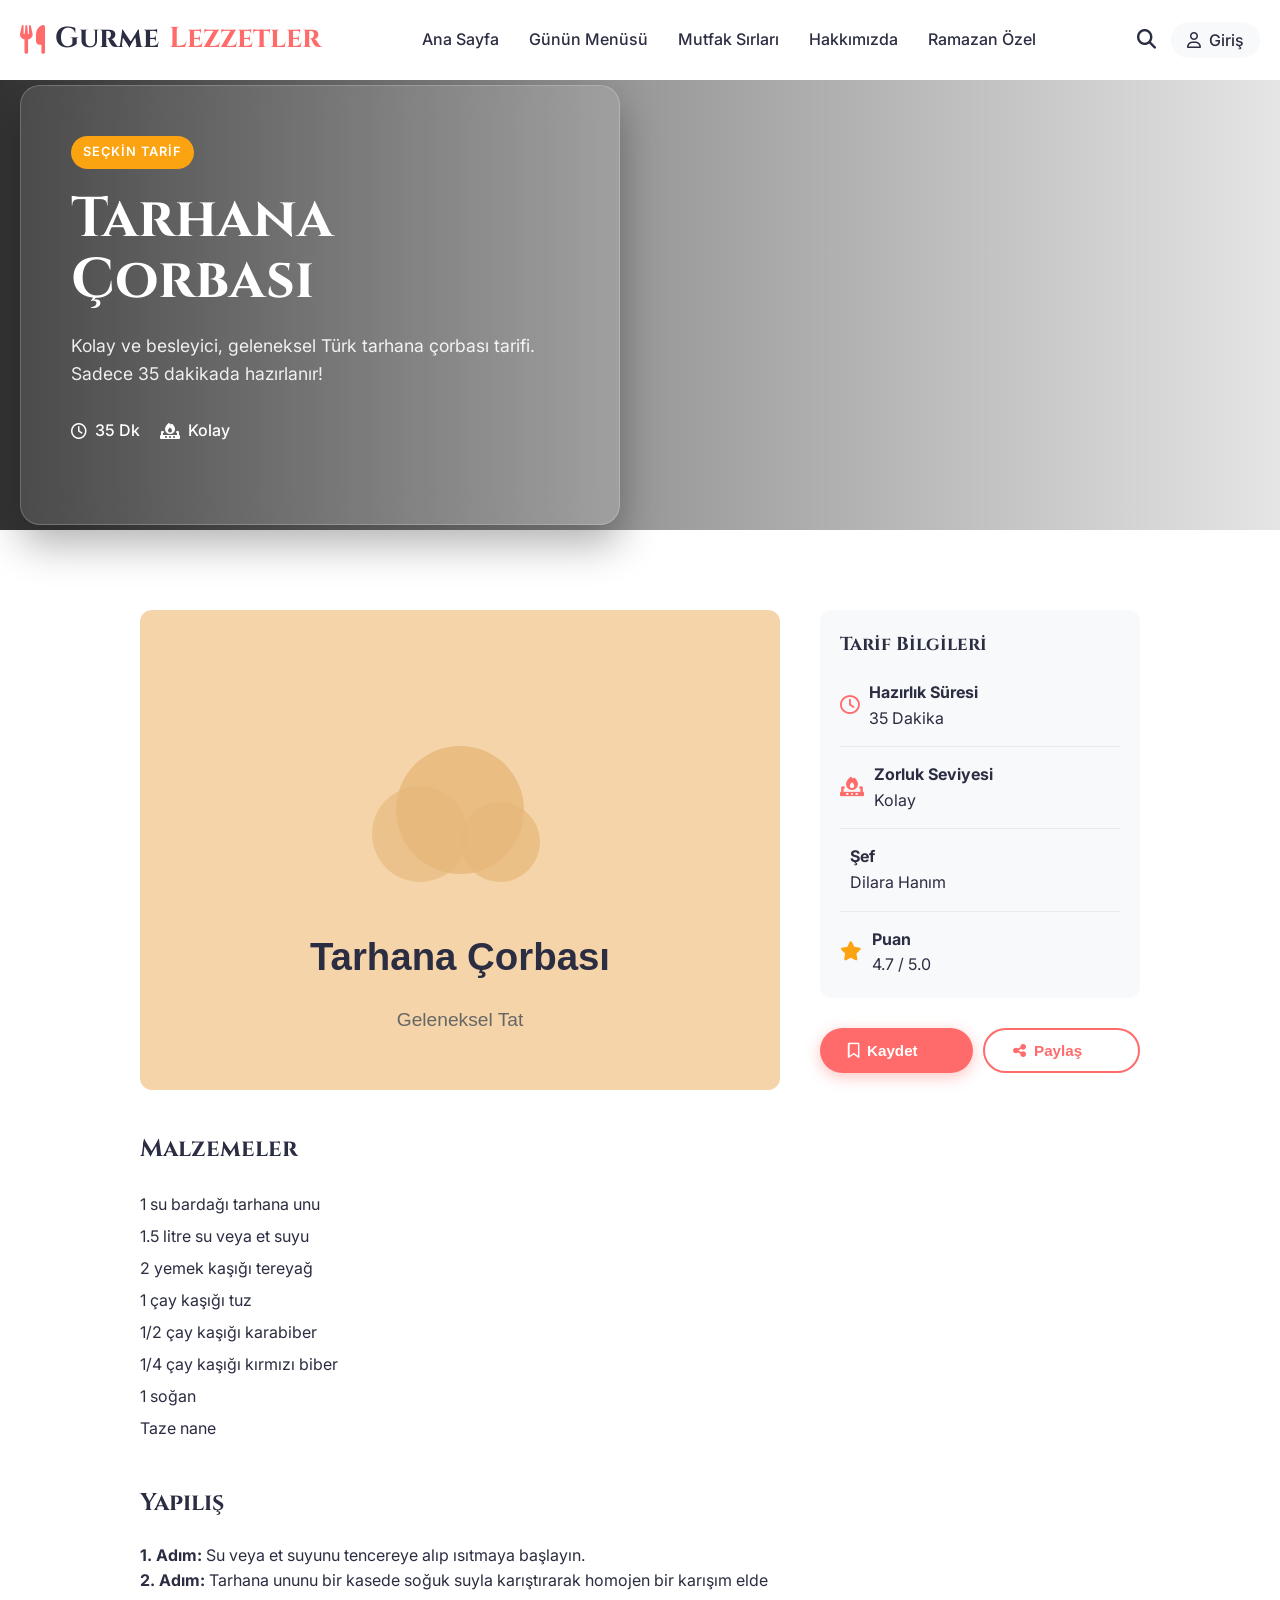
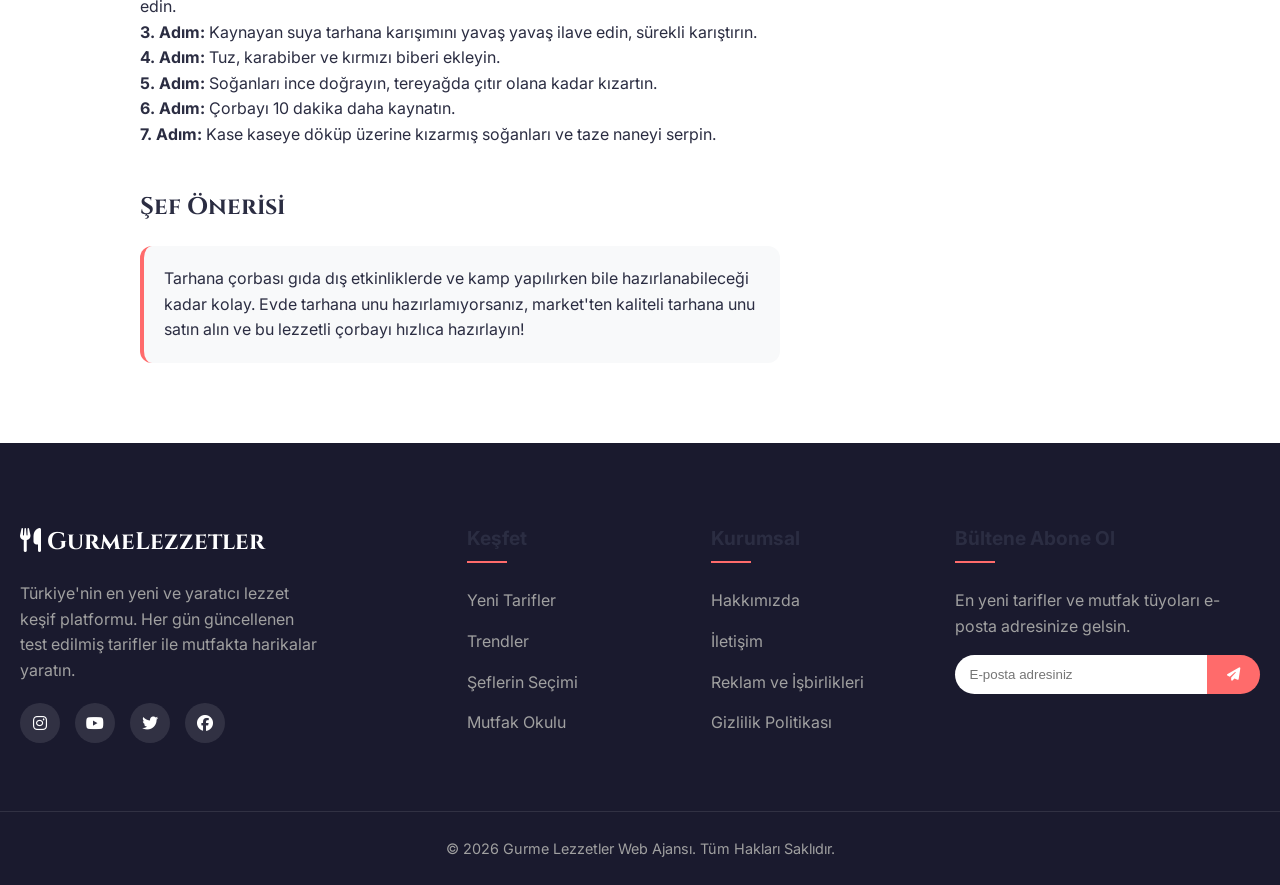
<file: corba-tarhana.html>
<!DOCTYPE html>
<html lang="tr">

<head>
    <meta charset="UTF-8">
    <meta name="viewport" content="width=device-width, initial-scale=1.0">
    <meta name="description" content="Tarhana Çorbası Tarifi: Kolay ve geleneksel Türk çorbası.">
    <title>Tarhana Çorbası | Gurme Lezzetler</title>
    <link rel="stylesheet" href="css/style.css">
    <!-- Google Fonts -->
    <link rel="preconnect" href="https://fonts.googleapis.com">
    <link rel="preconnect" href="https://fonts.gstatic.com" crossorigin>
    <link
        href="https://fonts.googleapis.com/css2?family=Cinzel:wght@600;700&family=Inter:wght@300;400;500;600;700&display=swap"
        rel="stylesheet">
    <!-- FontAwesome icons -->
    <link rel="stylesheet" href="https://cdnjs.cloudflare.com/ajax/libs/font-awesome/6.4.0/css/all.min.css">
</head>

<body>

    <!-- Navigation -->
    <nav class="navbar">
        <div class="container nav-content">
            <a href="index.html" class="logo">
                <i class="fa-solid fa-utensils"></i> Gurme<span>Lezzetler</span>
            </a>
            <ul class="nav-links">
                <li><a href="index.html">Ana Sayfa</a></li>
                <li><a href="#">Günün Menüsü</a></li>
                <li><a href="#">Mutfak Sırları</a></li>
                <li><a href="hakkimizda.html">Hakkımızda</a></li>
                <li><a href="#">Ramazan Özel</a></li>
            </ul>
            <div class="nav-actions">
                <button class="icon-btn search-btn" aria-label="Ara"><i
                        class="fa-solid fa-magnifying-glass"></i></button>
                <button class="icon-btn login-btn" aria-label="Giriş Yap"><i class="fa-regular fa-user"></i>
                    Giriş</button>
                <button class="mobile-menu-btn" aria-label="Menü"><i class="fa-solid fa-bars"></i></button>
            </div>
        </div>
    </nav>

    <!-- Hero Header -->
    <header class="hero hero-small" style="height: 50vh; min-height: 350px;">
        <div class="hero-bg"
            style="background-image: url('https://images.unsplash.com/photo-1547592166-23ac45744acd?ixlib=rb-4.0.3&auto=format&fit=crop&w=1920&q=80');">
        </div>
        <div class="hero-overlay"></div>
        <div class="container hero-content">
            <div class="hero-glass-card">
                <span class="badge">Seçkin Tarif</span>
                <h1>Tarhana Çorbası</h1>
                <p>Kolay ve besleyici, geleneksel Türk tarhana çorbası tarifi. Sadece 35 dakikada hazırlanır!</p>
                <div class="recipe-meta">
                    <span><i class="fa-regular fa-clock"></i> 35 Dk</span>
                    <span><i class="fa-solid fa-fire-burner"></i> Kolay</span>
                </div>
            </div>
        </div>
    </header>

    <!-- Recipe Content -->
    <section class="recipe-detail section-padding">
        <div class="container">
            <div style="display: grid; grid-template-columns: 2fr 1fr; gap: 40px; max-width: 1000px; margin: 0 auto;">

                <!-- Main Content -->
                <div>
                    <div style="margin-bottom: 40px;">
                        <img src="img/tarhana.svg" alt="Tarhana Çorbası" style="width: 100%; border-radius: 12px;">
                    </div>

                    <h2 style="margin-bottom: 20px;">Malzemeler</h2>
                    <ul style="margin-bottom: 40px; line-height: 2;">
                        <li>1 su bardağı tarhana unu</li>
                        <li>1.5 litre su veya et suyu</li>
                        <li>2 yemek kaşığı tereyağ</li>
                        <li>1 çay kaşığı tuz</li>
                        <li>1/2 çay kaşığı karabiber</li>
                        <li>1/4 çay kaşığı kırmızı biber</li>
                        <li>1 soğan</li>
                        <li>Taze nane</li>
                    </ul>

                    <h2 style="margin-bottom: 20px;">Yapılış</h2>
                    <div style="margin-bottom: 40px;">
                        <p><strong>1. Adım:</strong> Su veya et suyunu tencereye alıp ısıtmaya başlayın.</p>
                        <p><strong>2. Adım:</strong> Tarhana ununu bir kasede soğuk suyla karıştırarak homojen bir
                            karışım elde edin.</p>
                        <p><strong>3. Adım:</strong> Kaynayan suya tarhana karışımını yavaş yavaş ilave edin, sürekli
                            karıştırın.</p>
                        <p><strong>4. Adım:</strong> Tuz, karabiber ve kırmızı biberi ekleyin.</p>
                        <p><strong>5. Adım:</strong> Soğanları ince doğrayın, tereyağda çıtır olana kadar kızartın.</p>
                        <p><strong>6. Adım:</strong> Çorbayı 10 dakika daha kaynatın.</p>
                        <p><strong>7. Adım:</strong> Kase kaseye döküp üzerine kızarmış soğanları ve taze naneyi serpin.
                        </p>
                    </div>

                    <h2 style="margin-bottom: 20px;">Şef Önerisi</h2>
                    <p style="background: #f8f9fa; padding: 20px; border-radius: 12px; border-left: 4px solid #ff6b6b;">
                        Tarhana çorbası gıda dış etkinliklerde ve kamp yapılırken bile hazırlanabileceği kadar kolay.
                        Evde tarhana unu hazırlamıyorsanız, market'ten kaliteli tarhana unu satın alın ve bu lezzetli
                        çorbayı hızlıca hazırlayın!
                    </p>
                </div>

                <!-- Sidebar -->
                <div>
                    <div style="background: #f8f9fa; padding: 20px; border-radius: 12px; margin-bottom: 30px;">
                        <h3 style="margin-bottom: 20px;">Tarif Bilgileri</h3>

                        <div
                            style="display: flex; align-items: center; gap: 10px; margin-bottom: 15px; padding-bottom: 15px; border-bottom: 1px solid #e9ecef;">
                            <i class="fa-regular fa-clock" style="color: #ff6b6b; font-size: 1.2rem;"></i>
                            <div>
                                <strong>Hazırlık Süresi</strong>
                                <p>35 Dakika</p>
                            </div>
                        </div>

                        <div
                            style="display: flex; align-items: center; gap: 10px; margin-bottom: 15px; padding-bottom: 15px; border-bottom: 1px solid #e9ecef;">
                            <i class="fa-solid fa-fire-burner" style="color: #ff6b6b; font-size: 1.2rem;"></i>
                            <div>
                                <strong>Zorluk Seviyesi</strong>
                                <p>Kolay</p>
                            </div>
                        </div>

                        <div
                            style="display: flex; align-items: center; gap: 10px; margin-bottom: 15px; padding-bottom: 15px; border-bottom: 1px solid #e9ecef;">
                            <i class="fa-solid fa-user-chef" style="color: #ff6b6b; font-size: 1.2rem;"></i>
                            <div>
                                <strong>Şef</strong>
                                <p>Dilara Hanım</p>
                            </div>
                        </div>

                        <div style="display: flex; align-items: center; gap: 10px;">
                            <i class="fa-solid fa-star" style="color: #fca311; font-size: 1.2rem;"></i>
                            <div>
                                <strong>Puan</strong>
                                <p>4.7 / 5.0</p>
                            </div>
                        </div>
                    </div>

                    <div style="display: flex; gap: 10px;">
                        <button class="btn btn-primary" style="flex: 1;"><i class="fa-regular fa-bookmark"></i>
                            Kaydet</button>
                        <button class="btn btn-outline" style="flex: 1;"><i class="fa-solid fa-share-nodes"></i>
                            Paylaş</button>
                    </div>
                </div>

            </div>
        </div>
    </section>

    <!-- Footer -->
    <footer class="footer">
        <div class="container footer-grid">
            <div class="footer-brand">
                <h2><i class="fa-solid fa-utensils"></i> Gurme<span>Lezzetler</span></h2>
                <p>Türkiye'nin en yeni ve yaratıcı lezzet keşif platformu. Her gün güncellenen test edilmiş tarifler ile
                    mutfakta harikalar yaratın.</p>
                <div class="social-links">
                    <a href="#"><i class="fa-brands fa-instagram"></i></a>
                    <a href="#"><i class="fa-brands fa-youtube"></i></a>
                    <a href="#"><i class="fa-brands fa-twitter"></i></a>
                    <a href="#"><i class="fa-brands fa-facebook"></i></a>
                </div>
            </div>
            <div class="footer-links">
                <h3>Keşfet</h3>
                <ul>
                    <li><a href="#">Yeni Tarifler</a></li>
                    <li><a href="#">Trendler</a></li>
                    <li><a href="#">Şeflerin Seçimi</a></li>
                    <li><a href="#">Mutfak Okulu</a></li>
                </ul>
            </div>
            <div class="footer-links">
                <h3>Kurumsal</h3>
                <ul>
                    <li><a href="hakkimizda.html">Hakkımızda</a></li>
                    <li><a href="#">İletişim</a></li>
                    <li><a href="#">Reklam ve İşbirlikleri</a></li>
                    <li><a href="#">Gizlilik Politikası</a></li>
                </ul>
            </div>
            <div class="footer-newsletter">
                <h3>Bültene Abone Ol</h3>
                <p>En yeni tarifler ve mutfak tüyoları e-posta adresinize gelsin.</p>
                <form class="newsletter-form">
                    <input type="email" placeholder="E-posta adresiniz" required>
                    <button type="submit"><i class="fa-solid fa-paper-plane"></i></button>
                </form>
            </div>
        </div>
        <div class="footer-bottom container">
            <p>&copy; 2026 Gurme Lezzetler Web Ajansı. Tüm Hakları Saklıdır.</p>
        </div>
    </footer>

    <script src="js/main.js"></script>
</body>

</html>
</file>
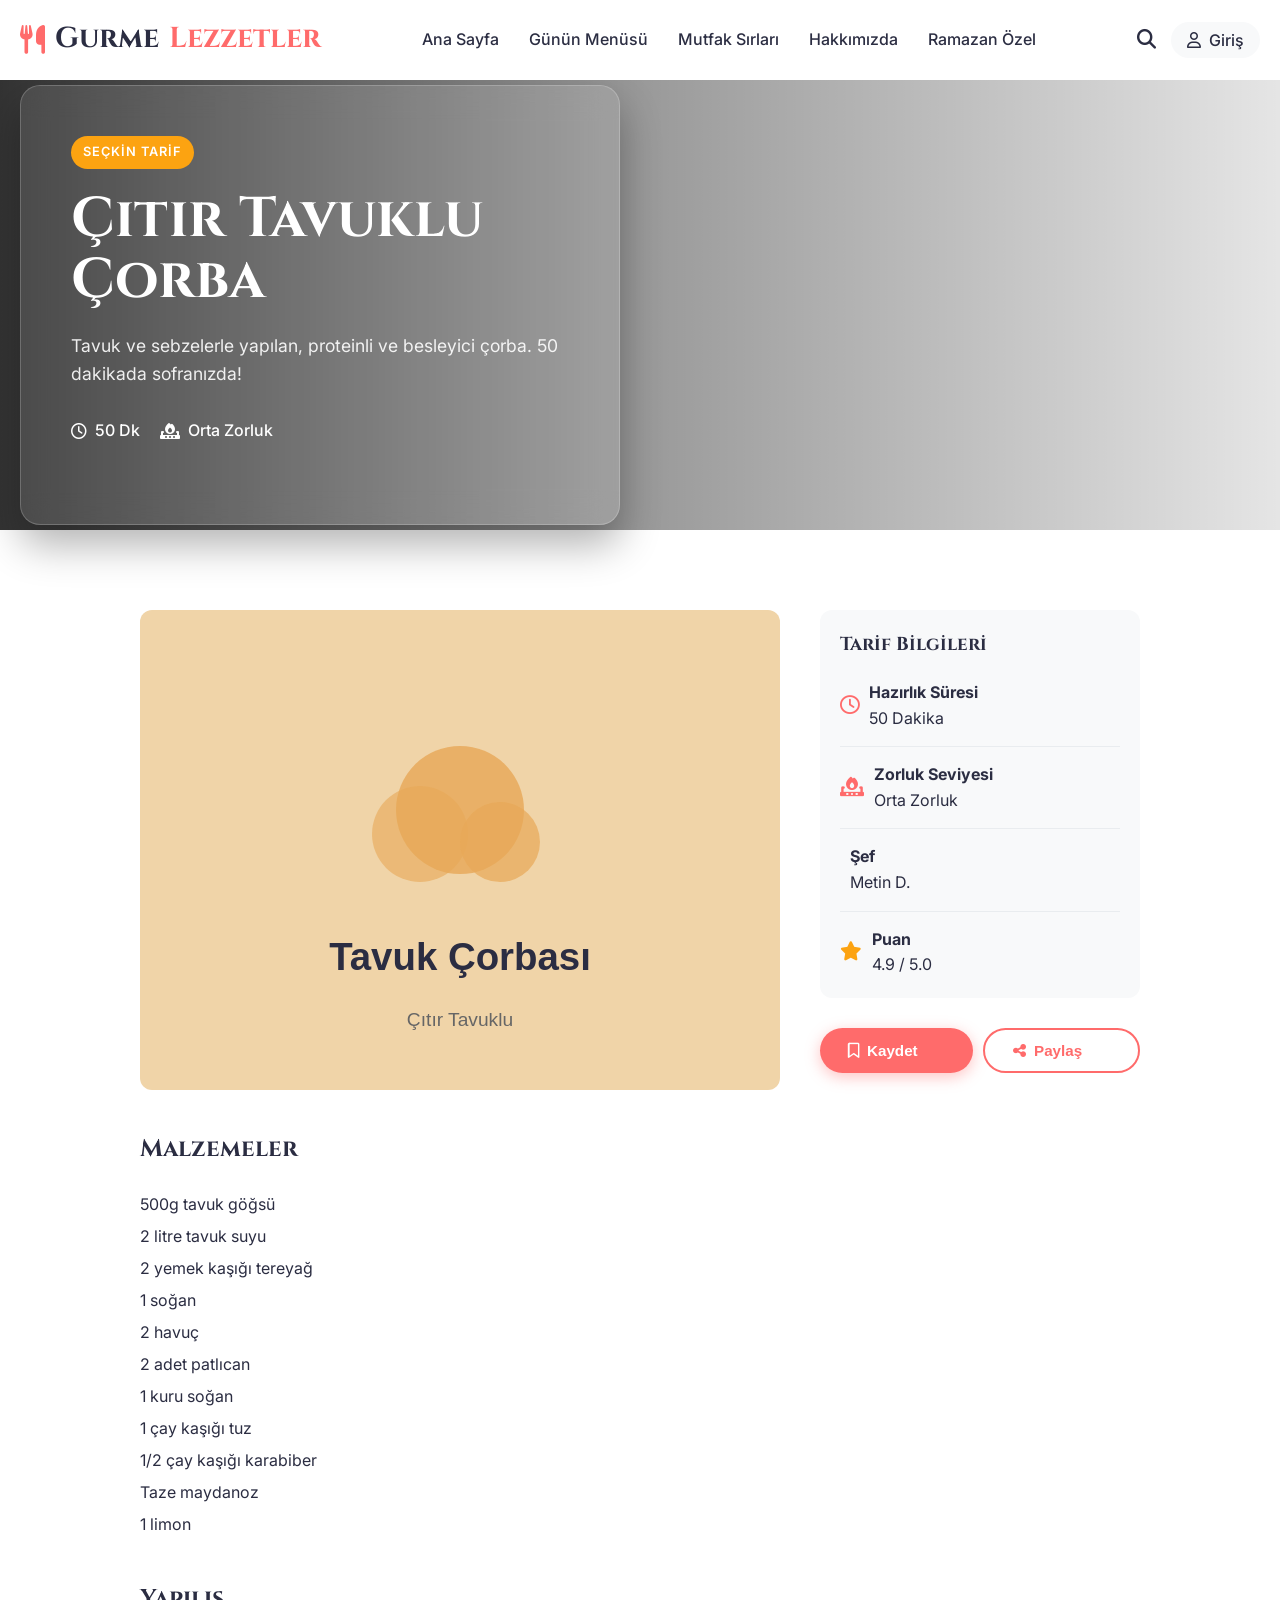
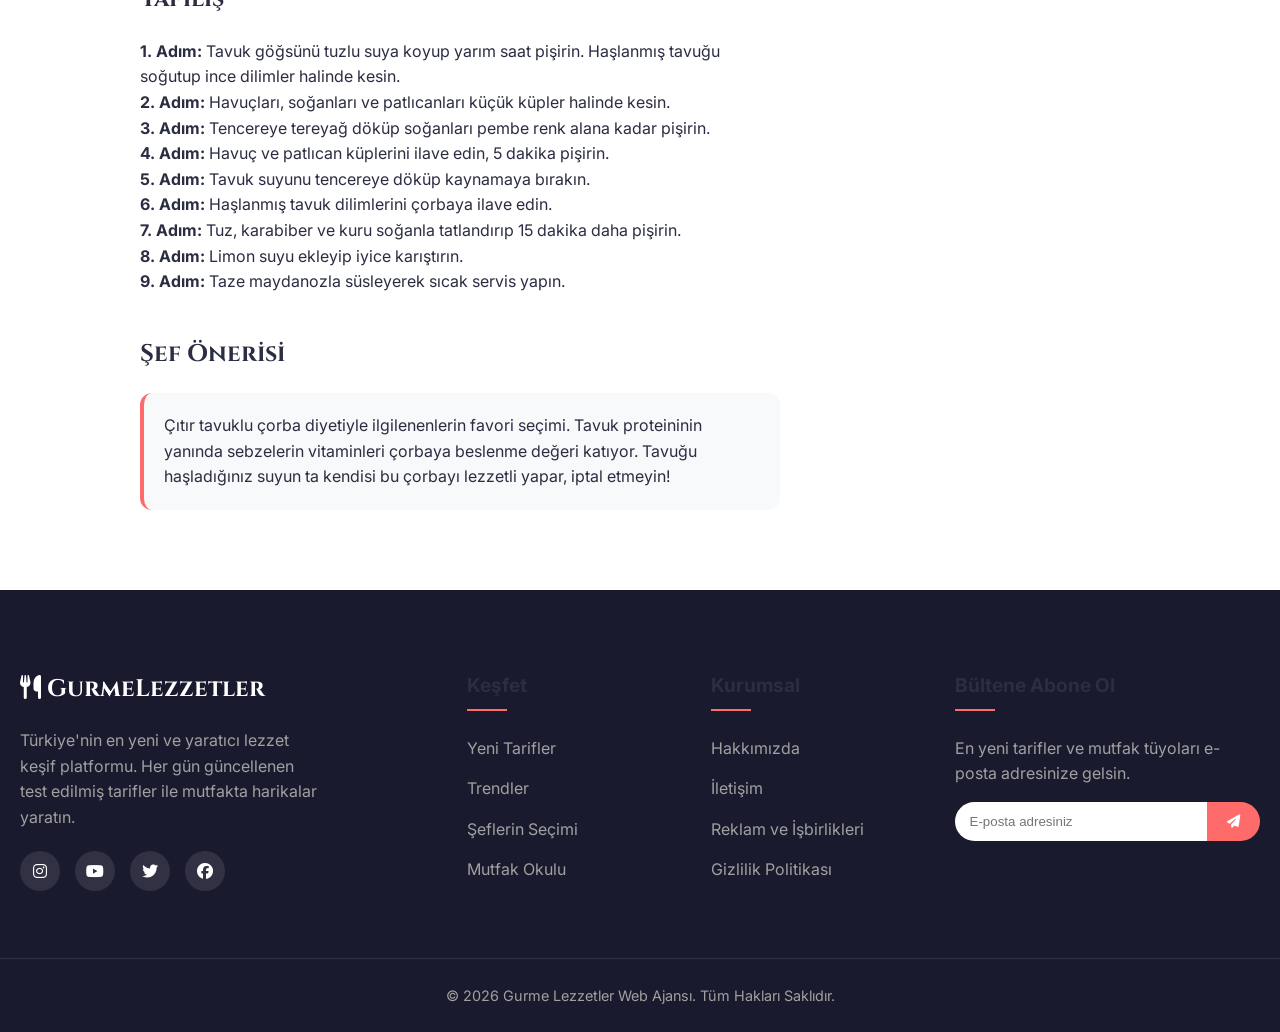
<file: corba-tavuk.html>
<!DOCTYPE html>
<html lang="tr">

<head>
    <meta charset="UTF-8">
    <meta name="viewport" content="width=device-width, initial-scale=1.0">
    <meta name="description" content="Çıtır Tavuklu Çorba Tarifi: Proteinli ve lezzetli çorba.">
    <title>Çıtır Tavuklu Çorba | Gurme Lezzetler</title>
    <link rel="stylesheet" href="css/style.css">
    <!-- Google Fonts -->
    <link rel="preconnect" href="https://fonts.googleapis.com">
    <link rel="preconnect" href="https://fonts.gstatic.com" crossorigin>
    <link
        href="https://fonts.googleapis.com/css2?family=Cinzel:wght@600;700&family=Inter:wght@300;400;500;600;700&display=swap"
        rel="stylesheet">
    <!-- FontAwesome icons -->
    <link rel="stylesheet" href="https://cdnjs.cloudflare.com/ajax/libs/font-awesome/6.4.0/css/all.min.css">
</head>

<body>

    <!-- Navigation -->
    <nav class="navbar">
        <div class="container nav-content">
            <a href="index.html" class="logo">
                <i class="fa-solid fa-utensils"></i> Gurme<span>Lezzetler</span>
            </a>
            <ul class="nav-links">
                <li><a href="index.html">Ana Sayfa</a></li>
                <li><a href="#">Günün Menüsü</a></li>
                <li><a href="#">Mutfak Sırları</a></li>
                <li><a href="hakkimizda.html">Hakkımızda</a></li>
                <li><a href="#">Ramazan Özel</a></li>
            </ul>
            <div class="nav-actions">
                <button class="icon-btn search-btn" aria-label="Ara"><i
                        class="fa-solid fa-magnifying-glass"></i></button>
                <button class="icon-btn login-btn" aria-label="Giriş Yap"><i class="fa-regular fa-user"></i>
                    Giriş</button>
                <button class="mobile-menu-btn" aria-label="Menü"><i class="fa-solid fa-bars"></i></button>
            </div>
        </div>
    </nav>

    <!-- Hero Header -->
    <header class="hero hero-small" style="height: 50vh; min-height: 350px;">
        <div class="hero-bg"
            style="background-image: url('https://images.unsplash.com/photo-1547592166-23ac45744acd?ixlib=rb-4.0.3&auto=format&fit=crop&w=1920&q=80');">
        </div>
        <div class="hero-overlay"></div>
        <div class="container hero-content">
            <div class="hero-glass-card">
                <span class="badge">Seçkin Tarif</span>
                <h1>Çıtır Tavuklu Çorba</h1>
                <p>Tavuk ve sebzelerle yapılan, proteinli ve besleyici çorba. 50 dakikada sofranızda!</p>
                <div class="recipe-meta">
                    <span><i class="fa-regular fa-clock"></i> 50 Dk</span>
                    <span><i class="fa-solid fa-fire-burner"></i> Orta Zorluk</span>
                </div>
            </div>
        </div>
    </header>

    <!-- Recipe Content -->
    <section class="recipe-detail section-padding">
        <div class="container">
            <div style="display: grid; grid-template-columns: 2fr 1fr; gap: 40px; max-width: 1000px; margin: 0 auto;">

                <!-- Main Content -->
                <div>
                    <div style="margin-bottom: 40px;">
                        <img src="img/tavuk.svg" alt="Çıtır Tavuklu Çorba" style="width: 100%; border-radius: 12px;">
                    </div>

                    <h2 style="margin-bottom: 20px;">Malzemeler</h2>
                    <ul style="margin-bottom: 40px; line-height: 2;">
                        <li>500g tavuk göğsü</li>
                        <li>2 litre tavuk suyu</li>
                        <li>2 yemek kaşığı tereyağ</li>
                        <li>1 soğan</li>
                        <li>2 havuç</li>
                        <li>2 adet patlıcan</li>
                        <li>1 kuru soğan</li>
                        <li>1 çay kaşığı tuz</li>
                        <li>1/2 çay kaşığı karabiber</li>
                        <li>Taze maydanoz</li>
                        <li>1 limon</li>
                    </ul>

                    <h2 style="margin-bottom: 20px;">Yapılış</h2>
                    <div style="margin-bottom: 40px;">
                        <p><strong>1. Adım:</strong> Tavuk göğsünü tuzlu suya koyup yarım saat pişirin. Haşlanmış tavuğu
                            soğutup ince dilimler halinde kesin.</p>
                        <p><strong>2. Adım:</strong> Havuçları, soğanları ve patlıcanları küçük küpler halinde kesin.
                        </p>
                        <p><strong>3. Adım:</strong> Tencereye tereyağ döküp soğanları pembe renk alana kadar pişirin.
                        </p>
                        <p><strong>4. Adım:</strong> Havuç ve patlıcan küplerini ilave edin, 5 dakika pişirin.</p>
                        <p><strong>5. Adım:</strong> Tavuk suyunu tencereye döküp kaynamaya bırakın.</p>
                        <p><strong>6. Adım:</strong> Haşlanmış tavuk dilimlerini çorbaya ilave edin.</p>
                        <p><strong>7. Adım:</strong> Tuz, karabiber ve kuru soğanla tatlandırıp 15 dakika daha pişirin.
                        </p>
                        <p><strong>8. Adım:</strong> Limon suyu ekleyip iyice karıştırın.</p>
                        <p><strong>9. Adım:</strong> Taze maydanozla süsleyerek sıcak servis yapın.</p>
                    </div>

                    <h2 style="margin-bottom: 20px;">Şef Önerisi</h2>
                    <p style="background: #f8f9fa; padding: 20px; border-radius: 12px; border-left: 4px solid #ff6b6b;">
                        Çıtır tavuklu çorba diyetiyle ilgilenenlerin favori seçimi. Tavuk proteininin yanında sebzelerin
                        vitaminleri çorbaya beslenme değeri katıyor. Tavuğu haşladığınız suyun ta kendisi bu çorbayı
                        lezzetli yapar, iptal etmeyin!
                    </p>
                </div>

                <!-- Sidebar -->
                <div>
                    <div style="background: #f8f9fa; padding: 20px; border-radius: 12px; margin-bottom: 30px;">
                        <h3 style="margin-bottom: 20px;">Tarif Bilgileri</h3>

                        <div
                            style="display: flex; align-items: center; gap: 10px; margin-bottom: 15px; padding-bottom: 15px; border-bottom: 1px solid #e9ecef;">
                            <i class="fa-regular fa-clock" style="color: #ff6b6b; font-size: 1.2rem;"></i>
                            <div>
                                <strong>Hazırlık Süresi</strong>
                                <p>50 Dakika</p>
                            </div>
                        </div>

                        <div
                            style="display: flex; align-items: center; gap: 10px; margin-bottom: 15px; padding-bottom: 15px; border-bottom: 1px solid #e9ecef;">
                            <i class="fa-solid fa-fire-burner" style="color: #ff6b6b; font-size: 1.2rem;"></i>
                            <div>
                                <strong>Zorluk Seviyesi</strong>
                                <p>Orta Zorluk</p>
                            </div>
                        </div>

                        <div
                            style="display: flex; align-items: center; gap: 10px; margin-bottom: 15px; padding-bottom: 15px; border-bottom: 1px solid #e9ecef;">
                            <i class="fa-solid fa-user-chef" style="color: #ff6b6b; font-size: 1.2rem;"></i>
                            <div>
                                <strong>Şef</strong>
                                <p>Metin D.</p>
                            </div>
                        </div>

                        <div style="display: flex; align-items: center; gap: 10px;">
                            <i class="fa-solid fa-star" style="color: #fca311; font-size: 1.2rem;"></i>
                            <div>
                                <strong>Puan</strong>
                                <p>4.9 / 5.0</p>
                            </div>
                        </div>
                    </div>

                    <div style="display: flex; gap: 10px;">
                        <button class="btn btn-primary" style="flex: 1;"><i class="fa-regular fa-bookmark"></i>
                            Kaydet</button>
                        <button class="btn btn-outline" style="flex: 1;"><i class="fa-solid fa-share-nodes"></i>
                            Paylaş</button>
                    </div>
                </div>

            </div>
        </div>
    </section>

    <!-- Footer -->
    <footer class="footer">
        <div class="container footer-grid">
            <div class="footer-brand">
                <h2><i class="fa-solid fa-utensils"></i> Gurme<span>Lezzetler</span></h2>
                <p>Türkiye'nin en yeni ve yaratıcı lezzet keşif platformu. Her gün güncellenen test edilmiş tarifler ile
                    mutfakta harikalar yaratın.</p>
                <div class="social-links">
                    <a href="#"><i class="fa-brands fa-instagram"></i></a>
                    <a href="#"><i class="fa-brands fa-youtube"></i></a>
                    <a href="#"><i class="fa-brands fa-twitter"></i></a>
                    <a href="#"><i class="fa-brands fa-facebook"></i></a>
                </div>
            </div>
            <div class="footer-links">
                <h3>Keşfet</h3>
                <ul>
                    <li><a href="#">Yeni Tarifler</a></li>
                    <li><a href="#">Trendler</a></li>
                    <li><a href="#">Şeflerin Seçimi</a></li>
                    <li><a href="#">Mutfak Okulu</a></li>
                </ul>
            </div>
            <div class="footer-links">
                <h3>Kurumsal</h3>
                <ul>
                    <li><a href="hakkimizda.html">Hakkımızda</a></li>
                    <li><a href="#">İletişim</a></li>
                    <li><a href="#">Reklam ve İşbirlikleri</a></li>
                    <li><a href="#">Gizlilik Politikası</a></li>
                </ul>
            </div>
            <div class="footer-newsletter">
                <h3>Bültene Abone Ol</h3>
                <p>En yeni tarifler ve mutfak tüyoları e-posta adresinize gelsin.</p>
                <form class="newsletter-form">
                    <input type="email" placeholder="E-posta adresiniz" required>
                    <button type="submit"><i class="fa-solid fa-paper-plane"></i></button>
                </form>
            </div>
        </div>
        <div class="footer-bottom container">
            <p>&copy; 2026 Gurme Lezzetler Web Ajansı. Tüm Hakları Saklıdır.</p>
        </div>
    </footer>

    <script src="js/main.js"></script>
</body>

</html>
</file>
<file: css/style.css>
/* Base & CSS Variables */
:root {
    --primary-color: #ff6b6b;
    --primary-dark: #e85d5d;
    --secondary-color: #fca311;
    --text-dark: #2b2d42;
    --text-light: #8d99ae;
    --bg-light: #f8f9fa;
    --bg-white: #ffffff;
    --border-color: #e9ecef;
    --shadow-sm: 0 2px 8px rgba(0,0,0,0.05);
    --shadow-md: 0 4px 15px rgba(0,0,0,0.08);
    --shadow-lg: 0 10px 30px rgba(0,0,0,0.12);
    --border-radius: 12px;
    --transition: all 0.3s cubic-bezier(0.25, 0.8, 0.25, 1);
}

* {
    margin: 0;
    padding: 0;
    box-sizing: border-box;
}

body {
    font-family: 'Inter', sans-serif;
    color: var(--text-dark);
    background-color: var(--bg-white);
    line-height: 1.6;
    overflow-x: hidden;
}

h1, h2, h3, h4, h5, h6 {
    font-family: 'Cinzel', serif;
    color: var(--text-dark);
}

a {
    text-decoration: none;
    color: inherit;
    transition: var(--transition);
}

ul {
    list-style: none;
}

img {
    max-width: 100%;
    height: auto;
    display: block;
}

.container {
    max-width: 1280px;
    margin: 0 auto;
    padding: 0 20px;
}

.section-padding {
    padding: 80px 0;
}

.mt-4 { margin-top: 2rem; }
.text-center { text-align: center; }

/* Buttons */
.btn {
    display: inline-flex;
    align-items: center;
    gap: 8px;
    padding: 12px 28px;
    border-radius: 30px;
    font-weight: 600;
    cursor: pointer;
    transition: var(--transition);
    border: none;
    font-size: 0.95rem;
}

.btn-primary {
    background: var(--primary-color);
    color: white;
    box-shadow: 0 4px 15px rgba(255, 107, 107, 0.4);
}

.btn-primary:hover {
    background: var(--primary-dark);
    transform: translateY(-2px);
    box-shadow: 0 6px 20px rgba(255, 107, 107, 0.6);
}

.btn-outline {
    background: transparent;
    color: var(--primary-color);
    border: 2px solid var(--primary-color);
}

.btn-outline:hover {
    background: var(--primary-color);
    color: white;
}

/* Navbar (Glassmorphism effect) */
.navbar {
    position: fixed;
    top: 0;
    left: 0;
    width: 100%;
    height: 80px;
    background: rgba(255, 255, 255, 0.85);
    backdrop-filter: blur(10px);
    -webkit-backdrop-filter: blur(10px);
    border-bottom: 1px solid rgba(255, 255, 255, 0.3);
    z-index: 1000;
    transition: var(--transition);
}

.navbar.scrolled {
    box-shadow: var(--shadow-sm);
    background: rgba(255, 255, 255, 0.95);
}

.nav-content {
    display: flex;
    justify-content: space-between;
    align-items: center;
    height: 100%;
}

.logo {
    font-family: 'Cinzel', serif;
    font-size: 1.8rem;
    font-weight: 700;
    color: var(--text-dark);
    display: flex;
    align-items: center;
    gap: 10px;
}

.logo i {
    color: var(--primary-color);
}

.logo span {
    color: var(--primary-color);
}

.nav-links {
    display: flex;
    gap: 30px;
}

.nav-links a {
    font-weight: 500;
    font-size: 1rem;
    position: relative;
    padding: 5px 0;
}

.nav-links a::after {
    content: '';
    position: absolute;
    bottom: 0;
    left: 0;
    width: 0;
    height: 2px;
    background: var(--primary-color);
    transition: var(--transition);
}

.nav-links a:hover::after,
.nav-links a.active::after {
    width: 100%;
}

.nav-links a:hover,
.nav-links a.active {
    color: var(--primary-color);
}

.nav-actions {
    display: flex;
    align-items: center;
    gap: 15px;
}

.icon-btn {
    background: transparent;
    border: none;
    font-size: 1.2rem;
    color: var(--text-dark);
    cursor: pointer;
    transition: var(--transition);
}

.icon-btn:hover {
    color: var(--primary-color);
}

.login-btn {
    font-size: 1rem;
    font-family: 'Inter', sans-serif;
    font-weight: 500;
    display: flex;
    align-items: center;
    gap: 8px;
    background: var(--bg-light);
    padding: 8px 16px;
    border-radius: 20px;
}

.login-btn:hover {
    background: var(--primary-color);
    color: white;
}

.mobile-menu-btn {
    display: none;
    background: transparent;
    border: none;
    font-size: 1.5rem;
    cursor: pointer;
}

/* Hero Section */
.hero {
    position: relative;
    height: 85vh;
    min-height: 600px;
    display: flex;
    align-items: center;
    margin-top: 80px;
}

.hero-bg {
    position: absolute;
    top: 0;
    left: 0;
    width: 100%;
    height: 100%;
    background-size: cover;
    background-position: center;
    background-repeat: no-repeat;
    z-index: -2;
}

.hero-overlay {
    position: absolute;
    top: 0;
    left: 0;
    width: 100%;
    height: 100%;
    background: linear-gradient(90deg, rgba(0,0,0,0.8) 0%, rgba(0,0,0,0.4) 50%, rgba(0,0,0,0.1) 100%);
    z-index: -1;
}

.hero-content {
    width: 100%;
}

.hero-glass-card {
    background: rgba(255, 255, 255, 0.1);
    backdrop-filter: blur(15px);
    -webkit-backdrop-filter: blur(15px);
    border: 1px solid rgba(255, 255, 255, 0.2);
    border-radius: 20px;
    padding: 50px;
    max-width: 600px;
    color: white;
    box-shadow: 0 20px 40px rgba(0,0,0,0.3);
}

.badge {
    background: var(--secondary-color);
    color: white;
    padding: 6px 12px;
    border-radius: 20px;
    font-size: 0.8rem;
    font-weight: 600;
    text-transform: uppercase;
    letter-spacing: 1px;
    display: inline-block;
    margin-bottom: 20px;
}

.hero-glass-card h1 {
    font-size: 3.5rem;
    line-height: 1.1;
    margin-bottom: 20px;
    color: white;
}

.hero-glass-card p {
    font-size: 1.1rem;
    margin-bottom: 30px;
    opacity: 0.9;
}

.recipe-meta {
    display: flex;
    gap: 20px;
    margin-bottom: 30px;
    font-weight: 500;
}

.recipe-meta span {
    display: flex;
    align-items: center;
    gap: 8px;
}

/* Sections Global */
.section-header {
    display: flex;
    justify-content: space-between;
    align-items: flex-end;
    margin-bottom: 40px;
}

.section-header h2 {
    font-size: 2.5rem;
    position: relative;
    padding-bottom: 10px;
}

.section-header h2::after {
    content: '';
    position: absolute;
    bottom: 0;
    left: 0;
    width: 60px;
    height: 3px;
    background: var(--primary-color);
    border-radius: 2px;
}

.section-header p {
    color: var(--text-light);
    margin-top: 10px;
}

.view-all {
    color: var(--primary-color);
    font-weight: 600;
    display: inline-flex;
    align-items: center;
    gap: 5px;
}

.view-all:hover {
    color: var(--primary-dark);
    transform: translateX(5px);
}

/* Categories Section */
.categories-grid {
    display: grid;
    grid-template-columns: repeat(auto-fit, minmax(180px, 1fr));
    gap: 20px;
}

.category-card {
    background: var(--bg-white);
    border: 1px solid var(--border-color);
    border-radius: var(--border-radius);
    padding: 30px 20px;
    text-align: center;
    transition: var(--transition);
}

.category-card:hover {
    box-shadow: var(--shadow-md);
    border-color: var(--primary-color);
    transform: translateY(-5px);
}

.cat-icon {
    width: 70px;
    height: 70px;
    background: rgba(255, 107, 107, 0.1);
    color: var(--primary-color);
    border-radius: 50%;
    display: flex;
    align-items: center;
    justify-content: center;
    font-size: 2rem;
    margin: 0 auto 15px;
    transition: var(--transition);
}

.category-card:hover .cat-icon {
    background: var(--primary-color);
    color: white;
}

.category-card h3 {
    font-size: 1.2rem;
    margin-bottom: 5px;
}

.category-card span {
    font-size: 0.85rem;
    color: var(--text-light);
}

/* Popular Recipes */
.bg-light {
    background-color: var(--bg-light);
}

.recipe-grid {
    display: grid;
    grid-template-columns: repeat(auto-fill, minmax(280px, 1fr));
    gap: 30px;
}

.recipe-card {
    background: var(--bg-white);
    border-radius: var(--border-radius);
    overflow: hidden;
    box-shadow: var(--shadow-sm);
    transition: var(--transition);
}

.recipe-card:hover {
    box-shadow: var(--shadow-lg);
    transform: translateY(-10px);
}

.recipe-img {
    position: relative;
    height: 220px;
    overflow: hidden;
}

.recipe-img img {
    width: 100%;
    height: 100%;
    object-fit: cover;
    transition: transform 0.5s ease;
}

.recipe-card:hover .recipe-img img {
    transform: scale(1.1);
}

.recipe-tags {
    position: absolute;
    top: 15px;
    left: 15px;
    z-index: 2;
}

.tag {
    background: rgba(255, 255, 255, 0.9);
    color: var(--text-dark);
    padding: 5px 12px;
    border-radius: 15px;
    font-size: 0.8rem;
    font-weight: 600;
    box-shadow: var(--shadow-sm);
}

.bookmark-btn {
    position: absolute;
    top: 15px;
    right: 15px;
    width: 35px;
    height: 35px;
    border-radius: 50%;
    background: white;
    border: none;
    color: var(--text-light);
    display: flex;
    align-items: center;
    justify-content: center;
    cursor: pointer;
    z-index: 2;
    transition: var(--transition);
    box-shadow: var(--shadow-sm);
}

.bookmark-btn:hover {
    color: var(--primary-color);
}

.recipe-info {
    padding: 20px;
}

.recipe-info h3 {
    font-size: 1.25rem;
    margin-bottom: 10px;
    line-height: 1.4;
}

.recipe-info h3 a:hover {
    color: var(--primary-color);
}

.author {
    font-size: 0.9rem;
    color: var(--text-light);
    margin-bottom: 15px;
}

.recipe-footer {
    display: flex;
    justify-content: space-between;
    align-items: center;
    padding-top: 15px;
    border-top: 1px solid var(--border-color);
}

.time {
    font-size: 0.9rem;
    font-weight: 500;
    color: var(--text-dark);
    display: flex;
    align-items: center;
    gap: 5px;
}

.time i {
    color: var(--primary-color);
}

.rating {
    display: flex;
    align-items: center;
    gap: 5px;
    font-weight: 600;
    color: var(--text-dark);
}

.rating i {
    color: #ffb703;
}

/* News Section */
.news-grid {
    display: grid;
    grid-template-columns: 1.5fr 1fr;
    gap: 30px;
}

.news-main-card {
    position: relative;
    border-radius: var(--border-radius);
    overflow: hidden;
    height: 400px;
}

.news-main-card img {
    width: 100%;
    height: 100%;
    object-fit: cover;
}

.news-content.glassmorphism {
    position: absolute;
    bottom: 20px;
    left: 20px;
    right: 20px;
    background: rgba(255, 255, 255, 0.85);
    backdrop-filter: blur(10px);
    border-radius: 12px;
    padding: 25px;
}

.news-content h3 {
    font-size: 1.5rem;
    margin: 10px 0;
}

.read-more {
    display: inline-block;
    margin-top: 15px;
    color: var(--primary-color);
    font-weight: 600;
    text-transform: uppercase;
    font-size: 0.85rem;
    letter-spacing: 1px;
}

.news-side-list {
    display: flex;
    flex-direction: column;
    gap: 20px;
}

.news-item {
    display: flex;
    gap: 15px;
    align-items: center;
    background: var(--bg-white);
    border-radius: var(--border-radius);
    padding: 10px;
    transition: var(--transition);
}

.news-item:hover {
    background: var(--bg-light);
    transform: translateX(5px);
}

.news-item .img-wrapper {
    width: 100px;
    height: 100px;
    border-radius: 8px;
    overflow: hidden;
    flex-shrink: 0;
}

.news-item img {
    width: 100%;
    height: 100%;
    object-fit: cover;
}

.news-item h4 {
    font-family: 'Inter', sans-serif;
    font-size: 1.1rem;
    margin-bottom: 8px;
}

.news-item .date {
    font-size: 0.8rem;
    color: var(--text-light);
}

/* Footer */
.footer {
    background-color: #1a1a2e;
    color: white;
    padding-top: 80px;
}

.footer-grid {
    display: grid;
    grid-template-columns: 2fr 1fr 1fr 1.5fr;
    gap: 40px;
    margin-bottom: 60px;
}

.footer-brand h2 {
    color: white;
    margin-bottom: 20px;
}

.footer-brand p {
    color: #a0a0a0;
    margin-bottom: 20px;
    max-width: 300px;
}

.social-links {
    display: flex;
    gap: 15px;
}

.social-links a {
    width: 40px;
    height: 40px;
    border-radius: 50%;
    background: rgba(255,255,255,0.1);
    display: flex;
    align-items: center;
    justify-content: center;
    transition: var(--transition);
}

.social-links a:hover {
    background: var(--primary-color);
    color: white;
}

.footer-links h3, .footer-newsletter h3 {
    font-family: 'Inter', sans-serif;
    font-size: 1.2rem;
    margin-bottom: 25px;
    position: relative;
    padding-bottom: 10px;
}

.footer-links h3::after, .footer-newsletter h3::after {
    content: '';
    position: absolute;
    bottom: 0;
    left: 0;
    width: 40px;
    height: 2px;
    background: var(--primary-color);
}

.footer-links ul li {
    margin-bottom: 15px;
}

.footer-links ul li a {
    color: #a0a0a0;
}

.footer-links ul li a:hover {
    color: var(--primary-color);
    padding-left: 5px;
}

.footer-newsletter p {
    color: #a0a0a0;
    margin-bottom: 15px;
}

.newsletter-form {
    display: flex;
}

.newsletter-form input {
    flex: 1;
    padding: 12px 15px;
    border: none;
    border-radius: 30px 0 0 30px;
    outline: none;
}

.newsletter-form button {
    background: var(--primary-color);
    color: white;
    border: none;
    padding: 0 20px;
    border-radius: 0 30px 30px 0;
    cursor: pointer;
    transition: var(--transition);
}

.newsletter-form button:hover {
    background: var(--primary-dark);
}

.footer-bottom {
    text-align: center;
    padding: 25px 0;
    border-top: 1px solid rgba(255,255,255,0.1);
    color: #a0a0a0;
    font-size: 0.9rem;
}

/* Responsive Design */
@media (max-width: 992px) {
    .news-grid {
        grid-template-columns: 1fr;
    }
    
    .footer-grid {
        grid-template-columns: 1fr 1fr;
    }
}

@media (max-width: 768px) {
    .nav-links {
        display: none;
    }
    
    .mobile-menu-btn {
        display: block;
        color: var(--text-dark);
    }
    
    .hero-glass-card h1 {
        font-size: 2.5rem;
    }
    
    .section-header {
        flex-direction: column;
        align-items: flex-start;
        gap: 15px;
    }
    
    .footer-grid {
        grid-template-columns: 1fr;
    }
}
</file>
